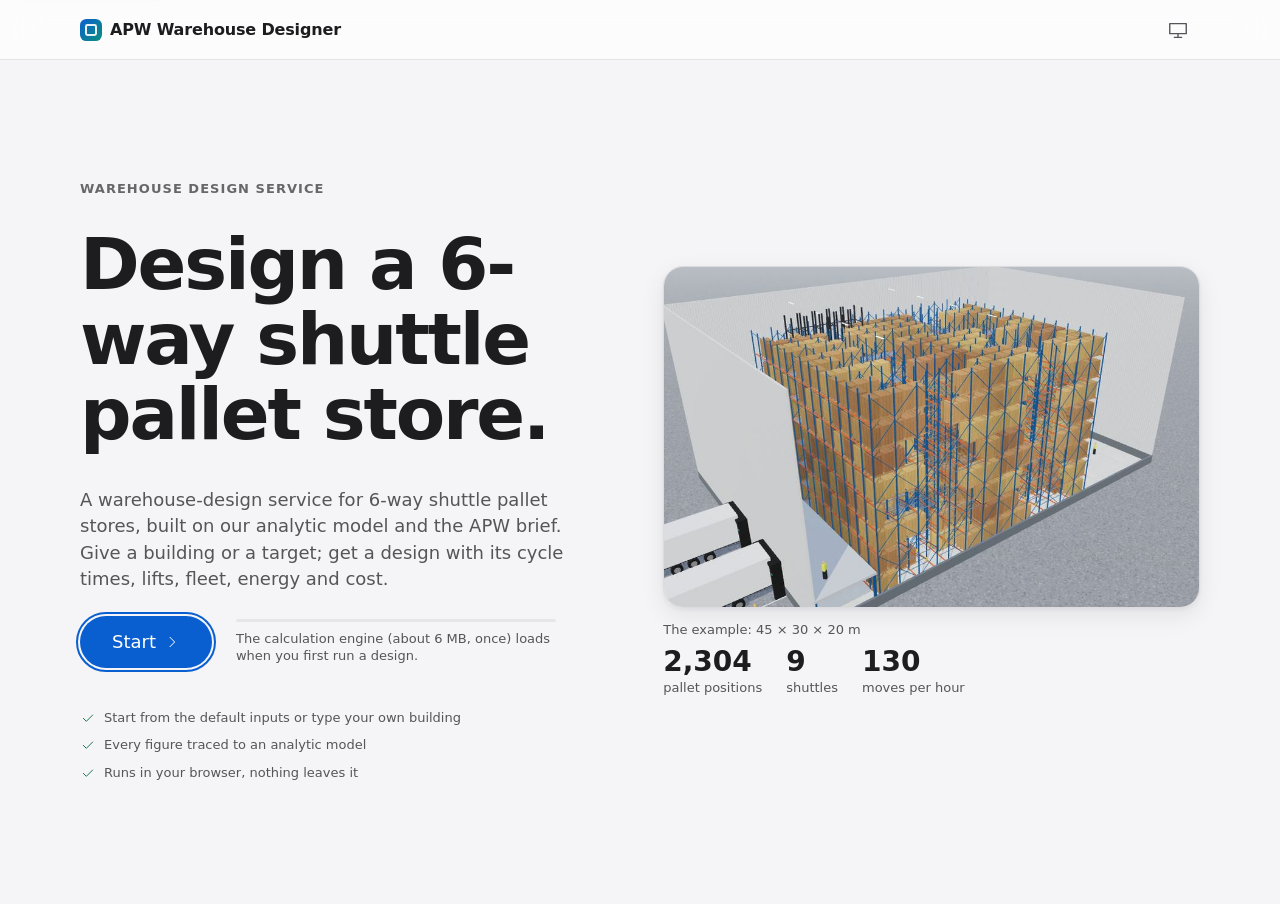
<file: index.html>
<!doctype html>
<html lang="en">
<head>
<!-- Hosted web variant of the APW demo. Generated by demo/build_site.py from the files in demo/; do not edit. -->
<meta charset="utf-8">
<meta name="viewport" content="width=device-width, initial-scale=1, viewport-fit=cover">
<meta name="referrer" content="no-referrer">
<meta http-equiv="Content-Security-Policy" content="default-src 'none'; script-src 'self' 'unsafe-inline' 'unsafe-eval' 'wasm-unsafe-eval'; worker-src 'self' blob:; connect-src 'self'; style-src 'self' 'unsafe-inline'; img-src 'self' data: blob:; font-src 'none'; object-src 'none'; base-uri 'none'; form-action 'none'">
<meta name="description" content="Design a 6-way shuttle pallet store: an analytic model of racks, lifts and shuttles that runs in your browser.">
<script>globalThis.APW_LAZY_MODEL = true;   /* the Python model loads on the first Run, see js/app.js */</script>
<meta name="color-scheme" content="light dark">
<title>APW Warehouse Designer</title>
<link rel="icon" href="data:,">
<script>
  /* theme before first paint (light / dark; absent = follow the system) */
  try { var t = localStorage.getItem('apw.theme'); if (t === 'light' || t === 'dark') document.documentElement.setAttribute('data-theme', t); } catch (e) {}
</script>
<!-- FIX (R21b, G11): the import map for three.js is written by js/scene/boot.js (jsDelivr, then unpkg); a static map could name one source only. -->
<link rel="stylesheet" href="design/tokens.css">
<link rel="stylesheet" href="css/base.css">
<link rel="stylesheet" href="css/screens.css">
<link rel="stylesheet" href="css/story.css">
<link rel="stylesheet" href="css/compare.css">
</head>
<body>
<a class="skip" href="#main">Skip to content</a>

<header class="topbar" id="topbar">
  <div class="topbar-in">
    <a class="brand" href="#/" id="brand" aria-label="APW Warehouse Designer, home">
      <span class="brand-mark" aria-hidden="true"></span><span class="brand-name">APW Warehouse Designer</span>
    </a>
    <div class="topbar-end">
      <button class="chip model-chip" id="model-chip" type="button" data-state="idle" aria-live="off"></button>
      <button class="icon-btn" id="theme-btn" type="button" aria-label="Theme: system. Switch theme"></button>
    </div>
  </div>
</header>

<main id="main" tabindex="-1"></main>

<div id="live" class="sr-only" role="status" aria-live="polite"></div>
<div id="toasts" class="toasts" aria-live="polite"></div>
<noscript><p style="padding:1rem">This demo needs JavaScript.</p></noscript>

<script type="module" src="js/app.js"></script>
</body>
</html>
</file>
<file: design/tokens.css>
/* APW demo platform: design tokens (B1). Contract for B2-B6.
   Themes: follows the OS (prefers-color-scheme) unless <html data-theme="light|dark"> is set.
   Contrast ratios are listed in style_guide.md section 11; do not change colours without re-checking them. */

:root {
  color-scheme: light dark;

  /* ---------- type ---------- */
  --font-sans: -apple-system, BlinkMacSystemFont, "SF Pro Text", "Segoe UI Variable Text", "Segoe UI", system-ui, Roboto, "Helvetica Neue", Arial, sans-serif;
  --font-display: -apple-system, BlinkMacSystemFont, "SF Pro Display", "Segoe UI Variable Display", "Segoe UI", system-ui, Roboto, "Helvetica Neue", Arial, sans-serif;
  --font-mono: ui-monospace, "SF Mono", "Cascadia Mono", Consolas, Menlo, monospace;

  /* size / leading / tracking sets (tracking tightens as size grows) */
  --fs-micro: 0.8125rem;   --fs-caption: 0.8125rem;   --lh-caption: 1.35;   /* FIX (R24 V1, A-type): was 0.75rem (12 px); nothing in the app is smaller than 13 px */  --ls-caption: 0.01em;
  --fs-footnote: 0.8125rem;--lh-footnote: 1.4;  --ls-footnote: 0.005em;
  --fs-body: 1rem;         --lh-body: 1.5;      --ls-body: 0;
  --fs-callout: 1.125rem;  --lh-callout: 1.45;  --ls-callout: -0.005em;
  --fs-title3: 1.375rem;   --lh-title3: 1.3;    --ls-title3: -0.012em;
  --fs-title2: 1.75rem;    --lh-title2: 1.2;    --ls-title2: -0.018em;
  --fs-title1: clamp(2rem, 1.4rem + 2.4vw, 2.75rem); --lh-title1: 1.1; --ls-title1: -0.022em;
  --fs-display: clamp(2.5rem, 1.5rem + 4.5vw, 4.5rem); --lh-display: 1.04; --ls-display: -0.03em;
  --fs-kpi: clamp(2rem, 1.6rem + 1.6vw, 2.75rem); /* tabular numerals */
  --fw-regular: 400; --fw-medium: 500; --fw-semibold: 600; --fw-bold: 700;

  /* ---------- spacing (4 px base, rem so text-size settings scale layout) ---------- */
  --sp-1: 0.25rem; --sp-2: 0.5rem; --sp-3: 0.75rem; --sp-4: 1rem; --sp-5: 1.5rem;
  --sp-6: 2rem;    --sp-7: 3rem;   --sp-8: 4.5rem;  --sp-9: 7rem;
  --gutter: 1rem;                       /* phone gutter, 16 px */
  --content-max: 72rem;
  --tap-min: 2.75rem;                   /* 44 px hit area */

  /* ---------- radii ---------- */
  --r-xs: 0.375rem; --r-sm: 0.625rem; --r-md: 0.875rem; --r-lg: 1.25rem; --r-xl: 1.75rem; --r-pill: 999px;

  /* ---------- motion ----------
     Critically damped spring sampled as linear(); duration = the spring's settle time.
     response 0.4 s -> 450 ms, response 0.28 s -> 310 ms. Bounce curve = damping 0.8, response 0.4 s, 600 ms. */
  --ease-spring: linear(0, 0.022, 0.076, 0.148, 0.229, 0.312, 0.392, 0.469, 0.539, 0.603, 0.659, 0.709, 0.753, 0.791, 0.824, 0.852, 0.876, 0.896, 0.913, 0.928, 0.94, 0.95, 0.958, 0.966, 0.972, 0.977, 0.981, 0.984, 0.987, 0.989, 0.991, 1);
  --ease-spring-bounce: linear(0, 0.039, 0.132, 0.252, 0.38, 0.503, 0.615, 0.711, 0.792, 0.856, 0.906, 0.944, 0.971, 0.99, 1.002, 1.01, 1.014, 1.015, 1.015, 1.014, 1.012, 1.01, 1.008, 1.006, 1.005, 1.004, 1.002, 1.002, 1.001, 1.001, 1, 1);
  --ease-out: cubic-bezier(0.2, 0, 0, 1);           /* entrances, decisive */
  --ease-in: cubic-bezier(0.3, 0, 1, 1);            /* exits */
  --ease-inout: cubic-bezier(0.4, 0, 0.2, 1);       /* on-screen moves, ambient */
  --dur-press: 120ms;      /* press feedback, hover */
  --dur-fast: 200ms;       /* toggles, icon swaps, fades */
  --dur-base: 310ms;       /* cards, list items, snappy spring */
  --dur-slow: 450ms;       /* screen change, default spring */
  --dur-bounce: 600ms;     /* momentum spring only */
  --dur-reveal: 800ms;     /* results reveal, hero */
  --stagger: 60ms;         /* step between siblings; cap total at 400 ms */

  /* ---------- z layers ---------- */
  --z-base: 0; --z-sticky: 10; --z-overlay: 20; --z-modal: 30; --z-toast: 40;
}

/* ================= LIGHT (default) =================
   Theme blocks use [data-theme] without :root so a nested container (e.g. the side-by-side board) can switch theme locally. */
:root,
[data-theme="light"] {
  --bg: #f5f5f7;
  --surface: #ffffff;                 /* cards */
  --surface-2: #f0f0f3;               /* fields, wells, inactive tracks */
  --surface-3: #e6e6ea;
  --text: #1d1d1f;
  --text-2: #55555a;
  --text-3: #66666b;                  /* smallest allowed secondary text colour; FIX (R21b, A9-14): was #6e6e73 (4.46:1 on surface-2, 4.07:1 on surface-3), now 5.02:1 / 4.59:1 */
  --line: rgba(0, 0, 0, 0.10);
  --line-strong: rgba(0, 0, 0, 0.22);

  --accent: #0a5fd0;
  --accent-hover: #0850b0;
  --accent-soft: rgba(10, 95, 208, 0.10);
  --on-accent: #ffffff;
  --focus-ring: #0a5fd0;

  --success: #16794a;   --success-soft: rgba(22, 121, 74, 0.10);
  --warning: #8a5300;   --warning-fill: #f3ad1e; --warning-soft: rgba(243, 173, 30, 0.18);
  --danger:  #c0282a;   --danger-soft: rgba(192, 40, 42, 0.10);
  --info: var(--accent);

  /* data-viz series (>= 3:1 on --surface); always add a direct label or marker shape */
  --viz-1: #2b6fd6;  /* blue   */
  --viz-2: #d4580a;  /* orange */
  --viz-3: #0b8f7d;  /* teal   */
  --viz-4: #7a56cf;  /* violet */
  --viz-5: #667788;  /* slate  */
  --viz-grid: rgba(0, 0, 0, 0.08);
  --viz-axis: #6e6e73;
  /* ABC classes (same hues in 3D overlays) */
  --abc-a: #c43d2f;  --abc-b: #b9791a;  --abc-c: #3f78a8;
  /* resource roles (R24 V1, Visual_plan 1.2): one meaning each, contrast checked by tools/contrast_check.py (graphics >= 3:1, text >= 4.5:1) */
  --role-in: #00805f;  --role-out: #0a5fd0;  --role-shuttle: #c76a00;  --role-lift: #7a4fc4;  --role-bind: #c8401a;  --role-structure: #667788;

  /* glass material */
  --glass: rgba(255, 255, 255, 0.72);
  --glass-strong: rgba(255, 255, 255, 0.86);
  --glass-edge: rgba(255, 255, 255, 0.65);        /* bright top edge */
  --glass-blur: saturate(180%) blur(20px);
  --scrim: rgba(20, 22, 26, 0.32);

  /* elevation (cool, low-opacity, layered) */
  --shadow-1: 0 1px 2px rgba(20, 24, 32, 0.06), 0 1px 1px rgba(20, 24, 32, 0.04);
  --shadow-2: 0 2px 4px rgba(20, 24, 32, 0.05), 0 8px 24px rgba(20, 24, 32, 0.08);
  --shadow-3: 0 4px 8px rgba(20, 24, 32, 0.06), 0 24px 56px rgba(20, 24, 32, 0.16);
  --inset-hi: inset 0 1px 0 rgba(255, 255, 255, 0.9);

  /* stage behind the 3D canvas before the first frame / on fallback */
  --stage-top: #cfd9e4; --stage-bottom: #e9ecef;
}

/* ================= DARK ================= */
/* The values are repeated in the [data-theme="dark"] block below so the OS setting and the manual switch give the same result. */
@media (prefers-color-scheme: dark) {
  :root:not([data-theme="light"]) {
    --bg: #0e1013;
    --surface: #1a1c20;
    --surface-2: #23262b;
    --surface-3: #2d3137;
    --text: #f5f5f7;
    --text-2: #a8a8ae;
    --text-3: #9a9aa0;
    --line: rgba(255, 255, 255, 0.10);
    --line-strong: rgba(255, 255, 255, 0.24);

    --accent: #5aa2ff;
    --accent-hover: #7ab4ff;
    --accent-soft: rgba(90, 162, 255, 0.16);
    --on-accent: #0e1013;
    --focus-ring: #7ab4ff;

    --success: #4cc38a;  --success-soft: rgba(76, 195, 138, 0.16);
    --warning: #f3ad1e;  --warning-fill: #f3ad1e; --warning-soft: rgba(243, 173, 30, 0.18);
    --danger:  #ff6b66;  --danger-soft: rgba(255, 107, 102, 0.16);

    --viz-1: #5aa2ff; --viz-2: #ff8a3d; --viz-3: #2cc7b0; --viz-4: #a58bff; --viz-5: #98a6b5;
    --viz-grid: rgba(255, 255, 255, 0.09);
    --viz-axis: #8e8e94;
    --abc-a: #ff6b5e; --abc-b: #f0b43c; --abc-c: #6fa8d8;
    --role-in: #3cc9a0;  --role-out: #6fa8ff;  --role-shuttle: #ffa83a;  --role-lift: #b69cff;  --role-bind: #ff7a52;  --role-structure: #9aa8b8;

    --glass: rgba(34, 37, 42, 0.68);
    --glass-strong: rgba(34, 37, 42, 0.86);
    --glass-edge: rgba(255, 255, 255, 0.14);
    --scrim: rgba(0, 0, 0, 0.55);

    --shadow-1: 0 1px 2px rgba(0, 0, 0, 0.5);
    --shadow-2: 0 2px 4px rgba(0, 0, 0, 0.35), 0 8px 24px rgba(0, 0, 0, 0.45);
    --shadow-3: 0 4px 8px rgba(0, 0, 0, 0.4), 0 24px 56px rgba(0, 0, 0, 0.6);
    --inset-hi: inset 0 1px 0 rgba(255, 255, 255, 0.07);

    --stage-top: #1b2430; --stage-bottom: #0e1013;
  }
}
[data-theme="dark"] {
  --bg: #0e1013;
  --surface: #1a1c20;
  --surface-2: #23262b;
  --surface-3: #2d3137;
  --text: #f5f5f7;
  --text-2: #a8a8ae;
  --text-3: #9a9aa0; /* FIX (R21b, A9-14): was #8e8e94, 4.01:1 on surface-3, now 4.67:1 (4.66 -> 5.42 on surface-2) */
  --line: rgba(255, 255, 255, 0.10);
  --line-strong: rgba(255, 255, 255, 0.24);

  --accent: #5aa2ff;
  --accent-hover: #7ab4ff;
  --accent-soft: rgba(90, 162, 255, 0.16);
  --on-accent: #0e1013;
  --focus-ring: #7ab4ff;

  --success: #4cc38a;  --success-soft: rgba(76, 195, 138, 0.16);
  --warning: #f3ad1e;  --warning-fill: #f3ad1e; --warning-soft: rgba(243, 173, 30, 0.18);
  --danger:  #ff6b66;  --danger-soft: rgba(255, 107, 102, 0.16);

  --viz-1: #5aa2ff; --viz-2: #ff8a3d; --viz-3: #2cc7b0; --viz-4: #a58bff; --viz-5: #98a6b5;
  --viz-grid: rgba(255, 255, 255, 0.09);
  --viz-axis: #8e8e94;
  --abc-a: #ff6b5e; --abc-b: #f0b43c; --abc-c: #6fa8d8;
  --role-in: #3cc9a0;  --role-out: #6fa8ff;  --role-shuttle: #ffa83a;  --role-lift: #b69cff;  --role-bind: #ff7a52;  --role-structure: #9aa8b8;

  --glass: rgba(34, 37, 42, 0.68);
  --glass-strong: rgba(34, 37, 42, 0.86);
  --glass-edge: rgba(255, 255, 255, 0.14);
  --scrim: rgba(0, 0, 0, 0.55);

  --shadow-1: 0 1px 2px rgba(0, 0, 0, 0.5);
  --shadow-2: 0 2px 4px rgba(0, 0, 0, 0.35), 0 8px 24px rgba(0, 0, 0, 0.45);
  --shadow-3: 0 4px 8px rgba(0, 0, 0, 0.4), 0 24px 56px rgba(0, 0, 0, 0.6);
  --inset-hi: inset 0 1px 0 rgba(255, 255, 255, 0.07);

  --stage-top: #1b2430; --stage-bottom: #0e1013;
}

/* ================= accessibility modes ================= */
@media (prefers-reduced-transparency: reduce) {
  :root, [data-theme] { --glass: var(--surface); --glass-strong: var(--surface); --glass-blur: none; }
}
@media (prefers-contrast: more) {
  :root, [data-theme] { --line: var(--line-strong); --text-2: var(--text); --text-3: var(--text-2); }
}
@media (prefers-reduced-motion: reduce) {
  :root, [data-theme] {
    --ease-spring: ease-out; --ease-spring-bounce: ease-out;
    --dur-press: 80ms; --dur-fast: 120ms; --dur-base: 160ms; --dur-slow: 200ms; --dur-bounce: 200ms; --dur-reveal: 240ms;
    --stagger: 0ms;
  }
}

/* ================= tiny base (components live in B2) ================= */
html { font-family: var(--font-sans); font-size: 100%; line-height: var(--lh-body); color: var(--text); background: var(--bg);
  -webkit-font-smoothing: antialiased; text-rendering: optimizeLegibility; font-optical-sizing: auto; }
body { margin: 0; }
:focus-visible { outline: 2px solid var(--focus-ring); outline-offset: 2px; border-radius: var(--r-xs); }
.num { font-variant-numeric: tabular-nums; font-feature-settings: "tnum"; }
</file>
<file: css/base.css>
/* APW demo: base components (B3). Lifted from design/board.html; tokens come from design/tokens.css. Plain CSS only, safe for the single-file build. */
*, *::before, *::after { box-sizing: border-box; }
html { scroll-padding-top: 4.5rem; }
body { margin: 0; min-height: 100vh; min-height: 100dvh; background: var(--bg); color: var(--text); font: var(--fw-regular) var(--fs-body)/var(--lh-body) var(--font-sans); overflow-x: hidden; }
html.theme-anim, html.theme-anim body, html.theme-anim .card, html.theme-anim .topbar { transition: background-color 300ms var(--ease-inout), color 300ms var(--ease-inout), border-color 300ms var(--ease-inout); }
[hidden] { display: none !important; }
h1, h2, h3, h4, p { margin: 0; }
button { font: inherit; color: inherit; }
a { color: var(--accent); }
.sr-only { position: absolute; width: 1px; height: 1px; margin: -1px; padding: 0; overflow: hidden; clip: rect(0 0 0 0); white-space: nowrap; border: 0; }
/* FIX (R13c): a hidden data table (display: table) ignores width and overflow and pushed the page 12 px wider than a 390 px phone (old cause: .sr-only on a <table>) */
table.sr-only { display: block; }
.skip { position: absolute; left: var(--sp-3); top: -4rem; z-index: var(--z-toast); background: var(--surface); color: var(--text); padding: var(--sp-2) var(--sp-4); border-radius: var(--r-sm); box-shadow: var(--shadow-2); transition: top var(--dur-fast) var(--ease-out); }
.skip:focus { top: var(--sp-3); }
small { font-size: max(0.83em, var(--fs-micro)); }   /* FIX (R24 V1): the browser default 83 % of a 13 px parent gave 10.8 px */
.cap { font-size: var(--fs-caption); line-height: var(--lh-caption); letter-spacing: var(--ls-caption); color: var(--text-3); }
.muted { color: var(--text-2); }
.num { font-variant-numeric: tabular-nums; font-feature-settings: "tnum"; }
.row { display: flex; flex-wrap: wrap; gap: var(--sp-3); align-items: center; }
svg.i { width: 1.375rem; height: 1.375rem; flex: none; fill: none; stroke: currentColor; stroke-width: 1.5; stroke-linecap: round; stroke-linejoin: round; }
svg.i.sm { width: 1rem; height: 1rem; }

/* top bar (glass, layer 3) */
.topbar { position: sticky; top: 0; z-index: var(--z-sticky); background: var(--glass); backdrop-filter: var(--glass-blur); -webkit-backdrop-filter: var(--glass-blur); box-shadow: inset 0 -1px 0 var(--line); }
.topbar-in { max-width: var(--content-max); margin: 0 auto; padding: var(--sp-2) var(--gutter); min-height: 3.5rem; display: flex; align-items: center; justify-content: space-between; gap: var(--sp-3); }
.brand { display: inline-flex; align-items: center; gap: var(--sp-2); color: var(--text); text-decoration: none; font: var(--fw-semibold) var(--fs-body)/1 var(--font-display); letter-spacing: -0.01em; min-height: var(--tap-min); border-radius: var(--r-sm); }
.brand-mark { width: 1.375rem; height: 1.375rem; border-radius: 0.4rem; background: linear-gradient(135deg, var(--accent), var(--viz-3)); position: relative; }
.brand-mark::after { content: ""; position: absolute; inset: 0.3rem; border: 2px solid var(--on-accent); border-radius: 0.15rem; opacity: 0.9; }
.topbar-end { display: flex; align-items: center; gap: var(--sp-2); min-width: 0; }
.icon-btn { width: var(--tap-min); height: var(--tap-min); display: inline-grid; place-items: center; border: 0; border-radius: var(--r-pill); background: transparent; color: var(--text-2); cursor: pointer; transition: background-color var(--dur-fast), transform var(--dur-press) ease-out; }
.icon-btn:hover { background: var(--surface-2); color: var(--text); }
.icon-btn:active { transform: scale(0.94); }
.model-chip { border: 0; cursor: default; max-width: 15rem; white-space: nowrap; overflow: hidden; text-overflow: ellipsis; }
.model-chip[data-state="error"] { cursor: pointer; }
.model-chip .dot { width: 0.5rem; height: 0.5rem; border-radius: 50%; background: currentColor; flex: none; }
.model-chip[data-state="loading"] .dot { animation: pulse 2s ease-in-out infinite; }
@keyframes pulse { 50% { opacity: 0.3; } }
@media (max-width: 30rem) { .brand-name { display: none; } .model-chip { max-width: 11rem; } }

/* buttons */
.btn { display: inline-flex; align-items: center; justify-content: center; gap: var(--sp-2); font: var(--fw-medium) var(--fs-body)/1 var(--font-sans); min-height: var(--tap-min); padding: 0 var(--sp-5); border-radius: var(--r-sm); border: 0; cursor: pointer; text-decoration: none;
  background: var(--surface-2); color: var(--text); transition: transform var(--dur-press) ease-out, background-color var(--dur-fast) var(--ease-inout), box-shadow var(--dur-fast), opacity var(--dur-fast); }
.btn:hover { background: var(--surface-3); }
.btn:active { transform: scale(0.97); }
.btn.primary { background: var(--accent); color: var(--on-accent); }
.btn.primary:hover { background: var(--accent-hover); }
.btn.ghost { background: transparent; color: var(--accent); padding: 0 var(--sp-3); }
.btn.ghost:hover { background: var(--accent-soft); }
.btn.pill { border-radius: var(--r-pill); }
.btn.lg { min-height: 3.25rem; padding: 0 var(--sp-6); font-size: var(--fs-callout); }
.btn[aria-disabled="true"], .btn:disabled { opacity: 0.45; cursor: not-allowed; }
.btn[aria-disabled="true"]:active { transform: none; }

.seg { display: inline-flex; flex-wrap: wrap; padding: 3px; gap: 2px; background: var(--surface-2); border-radius: var(--r-sm); max-width: 100%; }
.seg button { min-height: 2.5rem; padding: 0 var(--sp-4); border: 0; background: transparent; color: var(--text-2); font: var(--fw-medium) var(--fs-footnote)/1 var(--font-sans); border-radius: 0.5rem; cursor: pointer; transition: background-color var(--dur-fast), color var(--dur-fast), box-shadow var(--dur-fast), transform var(--dur-press) ease-out; }
.seg button:active { transform: scale(0.97); }
.seg button[aria-checked="true"], .seg button[aria-pressed="true"] { background: var(--surface); color: var(--text); box-shadow: var(--shadow-1); }
.seg.block { display: flex; }
.seg.block button { flex: 1 1 auto; }

.chip { display: inline-flex; align-items: center; gap: 0.375rem; font: var(--fw-medium) var(--fs-caption)/1 var(--font-sans); padding: 0.4rem 0.65rem; border-radius: var(--r-pill); background: var(--surface-2); color: var(--text-2); }
.chip.ok { background: var(--success-soft); color: var(--success); }
.chip.warn { background: var(--warning-soft); color: var(--warning); }
.chip.bad { background: var(--danger-soft); color: var(--danger); }
.chip.acc { background: var(--accent-soft); color: var(--accent); }
.tag-assume { display: inline-grid; place-items: center; width: 1.25rem; height: 1.25rem; margin-left: 0.4em; border-radius: 50%; border: 1px solid var(--text-3); color: var(--text-3); font: var(--fw-semibold) var(--fs-micro)/1 var(--font-sans); font-style: normal; vertical-align: 0.08em; cursor: help; }   /* R24 V1: round A badge (was an italic word); 13 px glyph in a 20 px circle */
.tag-assume:focus-visible { outline: 2px solid var(--accent); outline-offset: 2px; }

.sw-toggle { appearance: none; -webkit-appearance: none; flex: none; width: 3rem; height: 1.75rem; border-radius: var(--r-pill); background: var(--surface-3); position: relative; cursor: pointer; transition: background-color var(--dur-fast) var(--ease-inout); margin: 0; }
.sw-toggle::after { content: ""; position: absolute; top: 3px; left: 3px; width: 1.375rem; height: 1.375rem; border-radius: 50%; background: #fff; box-shadow: var(--shadow-1); transition: transform var(--dur-base) var(--ease-spring); }
.sw-toggle:checked { background: var(--accent); }
.sw-toggle:checked::after { transform: translateX(1.25rem); }
.switch-row { display: flex; align-items: center; gap: var(--sp-3); min-height: var(--tap-min); cursor: pointer; }

/* fields */
.fields { display: grid; gap: var(--sp-4); grid-template-columns: repeat(auto-fit, minmax(11rem, 1fr)); }
.field { min-width: 0; }
.field > label, .field > .lbl { display: block; font: var(--fw-medium) var(--fs-footnote)/1.3 var(--font-sans); margin-bottom: var(--sp-1); }
.inp { position: relative; }
.inp input, .sel { width: 100%; min-height: var(--tap-min); border-radius: var(--r-sm); border: 1px solid transparent; background: var(--surface-2); color: var(--text); font: var(--fw-regular) var(--fs-body)/1 var(--font-sans); padding: 0 var(--sp-3); font-variant-numeric: tabular-nums; transition: border-color var(--dur-fast), background-color var(--dur-fast); }
.inp input { padding-right: 4.25rem; }
.sel { appearance: none; -webkit-appearance: none; padding-right: 2rem; cursor: pointer; }
.sel-wrap { position: relative; }
.sel-wrap::after { content: ""; position: absolute; right: 0.9rem; top: 50%; width: 0.45rem; height: 0.45rem; border-right: 1.5px solid var(--text-3); border-bottom: 1.5px solid var(--text-3); transform: translateY(-70%) rotate(45deg); pointer-events: none; }
.inp input:hover, .sel:hover { border-color: var(--line-strong); }
.inp input:focus-visible, .sel:focus-visible { outline: 2px solid var(--focus-ring); outline-offset: 1px; background: var(--surface); }
.inp .u { position: absolute; right: var(--sp-3); top: 50%; transform: translateY(-50%); color: var(--text-3); font-size: var(--fs-footnote); pointer-events: none; max-width: 3.6rem; overflow: hidden; text-overflow: ellipsis; white-space: nowrap; }
.inp.err input { border-color: var(--danger); }
.msg { margin-top: var(--sp-1); font-size: var(--fs-caption); line-height: var(--lh-caption); color: var(--text-3); }
.msg.err { color: var(--danger); }
.chips-multi { display: flex; flex-wrap: wrap; gap: var(--sp-2); }
.chips-multi button { min-height: 2.5rem; padding: 0 var(--sp-4); border-radius: var(--r-pill); border: 1px solid var(--line-strong); background: transparent; color: var(--text-2); font: var(--fw-medium) var(--fs-footnote)/1 var(--font-sans); cursor: pointer; transition: background-color var(--dur-fast), color var(--dur-fast), transform var(--dur-press) ease-out; }
.chips-multi button[aria-pressed="true"] { background: var(--accent-soft); border-color: var(--accent); color: var(--accent); }
.chips-multi button:active { transform: scale(0.97); }

.card { background: var(--surface); border: 1px solid var(--line); border-radius: var(--r-lg); padding: var(--sp-4) var(--sp-5); box-shadow: var(--shadow-1); }
.reveal { display: grid; grid-template-rows: 0fr; transition: grid-template-rows var(--dur-slow) var(--ease-spring); }
.reveal.open { grid-template-rows: 1fr; }
.reveal > div { overflow: hidden; min-height: 0; }
.reveal:not(.open) > div { visibility: hidden; transition: visibility 0s var(--dur-slow); }

.toasts { position: fixed; left: 50%; bottom: var(--sp-5); transform: translateX(-50%); z-index: var(--z-toast); display: grid; gap: var(--sp-2); width: min(28rem, calc(100vw - 2 * var(--gutter))); pointer-events: none; }
.toast { background: var(--glass-strong); backdrop-filter: var(--glass-blur); -webkit-backdrop-filter: var(--glass-blur); box-shadow: var(--shadow-3), inset 0 1px 0 var(--glass-edge); border-radius: var(--r-md); padding: var(--sp-3) var(--sp-4); font-size: var(--fs-footnote); pointer-events: auto; animation: rise var(--dur-base) var(--ease-out) both; }
@keyframes rise { from { opacity: 0; transform: translateY(12px); } }

@media (prefers-reduced-motion: reduce) {
  .model-chip[data-state="loading"] .dot { animation: none; }
  .toast { animation: none; }
}
</file>
<file: css/screens.css>
/* APW demo: screens (B3). Tokens from design/tokens.css, components from base.css. Plain CSS only. */
.screen { max-width: var(--content-max); margin: 0 auto; padding: var(--sp-6) var(--gutter) var(--sp-8); position: relative; }
.eyebrow { display: inline-flex; align-items: center; gap: var(--sp-2); margin: 0; font: var(--fw-semibold) var(--fs-caption)/1 var(--font-sans); letter-spacing: 0.08em; text-transform: uppercase; color: var(--text-3); }
.screen h1 { font: var(--fw-semibold) var(--fs-title1)/var(--lh-title1) var(--font-display); letter-spacing: var(--ls-title1); margin: var(--sp-2) 0 var(--sp-3); outline: none; }
.screen h1.display { font-size: var(--fs-display); line-height: var(--lh-display); letter-spacing: var(--ls-display); max-width: 14ch; }
.lead { color: var(--text-2); font-size: var(--fs-callout); line-height: var(--lh-callout); letter-spacing: var(--ls-callout); max-width: 40rem; }
.callout { font-size: var(--fs-callout); line-height: var(--lh-callout); }
.sec-h { font: var(--fw-semibold) var(--fs-title3)/var(--lh-title3) var(--font-display); letter-spacing: var(--ls-title3); margin: 0 0 var(--sp-3); }

/* thin progress track */
.run-total { height: 4px; border-radius: 2px; background: var(--surface-3); overflow: hidden; }
.run-total > i { display: block; height: 100%; width: 100%; background: var(--accent); transform-origin: left; transform: scaleX(0); transition: transform var(--dur-slow) var(--ease-out); }
.run-total.slim { height: 3px; }

/* ---------- welcome ---------- */
.welcome { padding-top: var(--sp-8); min-height: calc(100dvh - 3.5rem); display: flex; flex-direction: column; justify-content: center; align-items: flex-start; gap: var(--sp-5); }
.w-glow { position: absolute; inset: 0 0 auto 0; height: 28rem; z-index: -1; pointer-events: none; background: radial-gradient(60% 60% at 70% 0%, var(--accent-soft), transparent 70%); animation: drift 8s ease-in-out infinite alternate; }
@keyframes drift { to { transform: translate3d(-4%, 3%, 0); } }
.w-promise { max-width: 36rem; color: var(--text-2); font-size: var(--fs-callout); line-height: var(--lh-callout); }
.w-cta { display: flex; flex-wrap: wrap; align-items: center; gap: var(--sp-5); }
.w-loadbox { display: grid; gap: var(--sp-2); max-width: 20rem; min-width: 14rem; }
.w-load { font-size: var(--fs-caption); line-height: var(--lh-caption); }
.w-facts { list-style: none; margin: var(--sp-4) 0 0; padding: 0; display: grid; gap: var(--sp-2); color: var(--text-2); font-size: var(--fs-footnote); }
.w-facts li { display: flex; align-items: center; gap: var(--sp-2); }
.w-facts svg { color: var(--success); }

/* ---------- choose ---------- */
.page-head { margin-bottom: var(--sp-6); }
.choices { display: grid; gap: var(--sp-4); grid-template-columns: 1fr; }
@media (min-width: 40rem) { .choices { grid-template-columns: 1fr 1fr; } }
.choice { text-align: left; font: inherit; color: inherit; background: var(--surface); border: 1px solid var(--line); border-radius: var(--r-lg); padding: var(--sp-5); cursor: pointer; box-shadow: var(--shadow-1);
  transition: transform var(--dur-base) var(--ease-spring), box-shadow var(--dur-base) var(--ease-inout), border-color var(--dur-fast); display: grid; gap: var(--sp-3); align-content: start; min-height: 14rem; }
.choice:hover { transform: translateY(-2px); box-shadow: var(--shadow-2); border-color: var(--line-strong); }
.choice:active { transform: scale(0.98); transition-duration: var(--dur-press); }
.choice .ic, .goal-card .ic { width: 2.5rem; height: 2.5rem; border-radius: var(--r-sm); display: grid; place-items: center; background: var(--accent-soft); color: var(--accent); }
.choice h2 { margin: 0; font: var(--fw-semibold) var(--fs-title3)/var(--lh-title3) var(--font-display); letter-spacing: var(--ls-title3); }
.choice p { margin: 0; color: var(--text-2); font-size: var(--fs-body); }
.choice .chips { gap: var(--sp-2); }
.choice-go { display: inline-flex; align-items: center; gap: var(--sp-1); color: var(--accent); font-weight: var(--fw-medium); font-size: var(--fs-footnote); margin-top: auto; }

/* ---------- wizard ---------- */
.wz-top { display: grid; gap: var(--sp-4); margin-bottom: var(--sp-5); }
.eyebrow.mode { color: var(--accent); }
.stepper { list-style: none; margin: 0; padding: 0; display: flex; align-items: center; gap: 0; }
.stepper-li { display: flex; align-items: center; flex: 0 1 auto; min-width: 0; }
.stepper-li:not(:last-child) { flex: 1 1 auto; }
.step { display: flex; align-items: center; gap: var(--sp-2); min-height: var(--tap-min); padding: 0 var(--sp-1); background: none; border: 0; cursor: pointer; font-size: var(--fs-footnote); color: var(--text-3); font-weight: var(--fw-medium); border-radius: var(--r-sm); }
.step .dot { width: 1.75rem; height: 1.75rem; border-radius: 50%; display: grid; place-items: center; background: var(--surface-3); color: var(--text-2); font-size: var(--fs-caption); transition: background-color var(--dur-fast), transform var(--dur-base) var(--ease-spring); }
.step.done { color: var(--text-2); }
.step.done .dot { background: var(--accent); color: var(--on-accent); }
.step.cur { color: var(--text); }
.step.cur .dot { background: var(--accent); color: var(--on-accent); transform: scale(1.08); box-shadow: 0 0 0 4px var(--accent-soft); }
.stepper .bar { flex: 1 1 0.75rem; min-width: 0.5rem; height: 2px; background: var(--line-strong); margin: 0 var(--sp-1); }
.stepper .bar.done { background: var(--accent); }
@media (max-width: 52rem) { .step .l { display: none; } .step.cur .l { display: inline; } }

.wz-grid { display: grid; gap: var(--sp-5); grid-template-columns: minmax(0, 1fr); align-items: start; }
@media (min-width: 60rem) { .wz-grid { grid-template-columns: minmax(0, 40rem) minmax(0, 1fr); gap: var(--sp-7); } .wz-aside { position: sticky; top: 5rem; } }
.panel-head { margin-bottom: var(--sp-5); }
.panel-head h1 { margin-bottom: var(--sp-2); }
.panel-head .lead { font-size: var(--fs-body); line-height: var(--lh-body); letter-spacing: 0; }
.wz-nav { display: flex; justify-content: space-between; gap: var(--sp-3); margin-top: var(--sp-6); }
.nav-msg { margin-top: var(--sp-3); }
@media (max-width: 40rem) {
  .wz-nav { position: sticky; bottom: 0; margin: var(--sp-5) calc(-1 * var(--gutter)) 0; padding: var(--sp-3) var(--gutter) calc(var(--sp-3) + env(safe-area-inset-bottom)); background: var(--glass); backdrop-filter: var(--glass-blur); -webkit-backdrop-filter: var(--glass-blur); box-shadow: inset 0 1px 0 var(--line); z-index: var(--z-sticky); }
  .wz-nav .btn { flex: 1; }
}
.aside { background: var(--surface); border: 1px solid var(--line); border-radius: var(--r-lg); padding: var(--sp-4) var(--sp-5); font-size: var(--fs-footnote); }
.aside summary { display: flex; align-items: center; gap: var(--sp-2); font-weight: var(--fw-semibold); cursor: pointer; min-height: 2rem; list-style: none; }
.aside summary::-webkit-details-marker { display: none; }
.aside dl { margin: var(--sp-3) 0; display: grid; gap: var(--sp-2); }
.kv { display: flex; justify-content: space-between; gap: var(--sp-4); align-items: baseline; }
.kv dt { color: var(--text-2); }
.kv dd { margin: 0; text-align: right; font-weight: var(--fw-medium); }
.aside .kv { flex-direction: column; gap: 0; align-items: flex-start; }
.aside .kv dd { text-align: left; }

.opt { display: grid; gap: var(--sp-3); }
.opt-hint { font-size: var(--fs-footnote); }
.opt-inner { padding-top: var(--sp-3); display: grid; gap: var(--sp-4); }
.fields.one { grid-template-columns: minmax(0, 20rem); }
.more { margin-top: var(--sp-4); }
.more summary { cursor: pointer; min-height: var(--tap-min); display: flex; align-items: center; color: var(--accent); font-weight: var(--fw-medium); font-size: var(--fs-footnote); }
.more .fields { margin-top: var(--sp-3); }
.dock-limit { margin-top: var(--sp-4); }
.dock-fields { display: grid; gap: var(--sp-4); margin-top: var(--sp-4); }
@media (min-width: 40rem) { .dock-fields { grid-template-columns: 1fr 1fr; } }
.dock-fields .fields { grid-template-columns: 1fr; align-content: start; }

/* plan */
.plan { display: grid; gap: var(--sp-3); }
.plan-card { margin-top: var(--sp-5); background: var(--surface); border: 1px solid var(--line); border-radius: var(--r-lg); padding: var(--sp-3); }
.plan-top { justify-content: space-between; }
.plan-svg { width: 100%; max-height: 17rem; display: block; background: var(--surface-2); border-radius: var(--r-md); touch-action: none; cursor: crosshair; outline-offset: 2px; user-select: none; }
.plan-card .plan-svg { background: transparent; cursor: default; max-height: 12rem; }
.plan-bld { fill: var(--surface); stroke: var(--line-strong); stroke-width: 1.5; }
.plan-card .plan-bld { fill: var(--accent-soft); stroke: var(--accent); }
.plan-wall { stroke: var(--accent); stroke-width: 5; stroke-linecap: round; opacity: 0.22; }
.plan-wl { font: 600 11px var(--font-sans); fill: var(--text-3); }
.plan-dim { font: 500 11px var(--font-sans); fill: var(--text-2); font-variant-numeric: tabular-nums; }
.plan-area { font: 600 14px var(--font-sans); fill: var(--accent); font-variant-numeric: tabular-nums; }
.plan-dock rect { stroke: var(--surface); stroke-width: 2; transition: transform var(--dur-base) var(--ease-spring); }
.plan-dock.in rect { fill: var(--accent); } .plan-dock.out rect { fill: #b8470a; }
.plan-dock text { font: 700 11px var(--font-sans); fill: #fff; }
:root:not([data-theme="light"]) .plan-dock.in text { fill: var(--on-accent); }
.plan-dock.on rect { stroke: var(--text); stroke-width: 2; }
.plan-info { font-size: var(--fs-caption); color: var(--text-3); }

/* goal */
.goal { display: grid; gap: var(--sp-5); }
.goal-cards { display: grid; gap: var(--sp-3); }
@media (min-width: 40rem) { .goal-cards { grid-template-columns: 1fr 1fr; } }
.goal-card { text-align: left; display: grid; gap: var(--sp-2); align-content: start; font: inherit; color: inherit; background: var(--surface); border: 1px solid var(--line); border-radius: var(--r-lg); padding: var(--sp-4); cursor: pointer; box-shadow: var(--shadow-1); transition: transform var(--dur-press) ease-out, box-shadow var(--dur-fast), border-color var(--dur-fast); }
.goal-card:active { transform: scale(0.98); }
.goal-card[aria-checked="true"] { border-color: var(--accent); box-shadow: 0 0 0 1px var(--accent), var(--shadow-2); }
.goal-card span.muted { font-size: var(--fs-footnote); }
.goal-value { display: grid; gap: var(--sp-3); justify-items: start; }

/* review */
.review { margin: 0; display: grid; }
.rev-row { display: grid; grid-template-columns: 6.5rem minmax(0, 1fr) auto; gap: var(--sp-3); align-items: center; padding: var(--sp-2) 0; border-bottom: 1px solid var(--line); }
.rev-row:last-child { border-bottom: 0; }
.rev-row dt { font-weight: var(--fw-semibold); font-size: var(--fs-footnote); }
.rev-row dd { margin: 0; font-size: var(--fs-footnote); color: var(--text); overflow-wrap: anywhere; }
@media (max-width: 36rem) { .rev-row { grid-template-columns: 1fr auto; } .rev-row dd { grid-column: 1 / -1; grid-row: 2; } }
.review-note { margin-top: var(--sp-3); }

/* ---------- run ---------- */
.run { max-width: 44rem; }
.run-head { margin-bottom: var(--sp-5); }
.run-pctline { display: grid; gap: var(--sp-3); margin-top: var(--sp-4); }
.run-pctwrap { font: var(--fw-semibold) var(--fs-kpi)/1 var(--font-display); letter-spacing: -0.02em; font-variant-numeric: tabular-nums; }
.run-pctwrap .pc { font-size: 0.5em; color: var(--text-2); margin-left: 0.1em; }
.run-status { margin-top: var(--sp-2); font-size: var(--fs-footnote); }
.run-loadwrap { margin-bottom: var(--sp-4); display: grid; gap: var(--sp-2); font-size: var(--fs-footnote); }
.run-load { margin: 0; }
.prog { list-style: none; margin: 0; padding: 0; display: grid; gap: 2px; }
.prog li { display: grid; grid-template-columns: 1.375rem 1.5rem minmax(0, 1fr) auto; align-items: center; gap: var(--sp-3); padding: var(--sp-2) var(--sp-3); border-radius: var(--r-sm); color: var(--text-3); transition: background-color var(--dur-base), color var(--dur-base), box-shadow var(--dur-base); }
.prog .m { width: 1.125rem; height: 1.125rem; border-radius: 50%; border: 1.5px solid var(--line-strong); display: grid; place-items: center; color: var(--on-accent); }
.prog .m svg { width: 0.75rem; height: 0.75rem; stroke-width: 2.5; opacity: 0; }
.prog .ic { color: inherit; display: grid; place-items: center; }
.prog .t { display: grid; min-width: 0; }
.prog .t b { font-weight: var(--fw-medium); font-size: var(--fs-body); }
.prog .t small { font-size: var(--fs-caption); line-height: var(--lh-caption); color: var(--text-3); display: none; }
.prog li.act .t small { display: block; }
.prog .v { font-variant-numeric: tabular-nums; color: var(--text-2); font-size: var(--fs-footnote); text-align: right; opacity: 0; transition: opacity var(--dur-fast) 100ms; }
.prog .v small { color: var(--text-3); font-size: var(--fs-caption); }
.prog li.done { color: var(--text-2); }
.prog li.done .v { opacity: 1; }
.prog li.done .m { border: 0; background: var(--accent); }
.prog li.done .m svg { opacity: 1; stroke-dasharray: 20; stroke-dashoffset: 20; animation: draw var(--dur-base) var(--ease-out) forwards; }
.prog li.act { background: var(--surface); color: var(--text); box-shadow: var(--shadow-1); }
.prog li.act .m { border-color: var(--accent); animation: ring 2s ease-in-out infinite; }
.prog .pb { grid-column: 3 / 5; height: 3px; border-radius: 2px; background: var(--surface-3); overflow: hidden; display: none; }
.prog li.act .pb { display: block; }
.prog .pb i { display: block; height: 100%; background: var(--accent); transform-origin: left; transform: scaleX(0); }
@keyframes draw { to { stroke-dashoffset: 0; } }
@keyframes ring { 50% { box-shadow: 0 0 0 5px var(--accent-soft); } }
@media (max-width: 36rem) { .prog li { grid-template-columns: 1.375rem minmax(0, 1fr) auto; } .prog .ic { display: none; } .prog .pb { grid-column: 2 / 4; } .prog .v small { display: none; } }
.run-actions { margin-top: var(--sp-5); }
.run-error { margin-top: var(--sp-4); display: grid; gap: var(--sp-3); border-color: var(--danger); }
.run-error-t { display: flex; align-items: center; gap: var(--sp-2); margin: 0; font-weight: var(--fw-semibold); color: var(--danger); }
.run-error ul { margin: 0; padding-left: 1.2rem; font-size: var(--fs-footnote); color: var(--text-2); }

/* ---------- results ---------- */
.results { display: block; }
.res-main { display: grid; gap: var(--sp-5); }
.res-head { display: flex; flex-wrap: wrap; justify-content: space-between; gap: var(--sp-4); align-items: flex-end; }
.res-head h1 { margin-bottom: var(--sp-2); }
.res-sum { color: var(--text-2); max-width: 44rem; }
.res-actions { display: flex; flex-wrap: wrap; gap: var(--sp-2); }
.res-chips { gap: var(--sp-2); }
.res-warn ul { margin: var(--sp-2) 0 0; padding-left: 1.2rem; font-size: var(--fs-footnote); color: var(--text-2); display: grid; gap: var(--sp-1); }
.res-warn p { margin: var(--sp-2) 0 0; font-size: var(--fs-footnote); color: var(--text-2); }   /* FIX (R21b, A7-11): the unknown-input-keys warning is a paragraph */
.res-warn summary { cursor: pointer; display: flex; align-items: center; gap: var(--sp-2); font-weight: var(--fw-medium); font-size: var(--fs-footnote); color: var(--warning); min-height: 2rem; }
.kpis { display: grid; gap: var(--sp-3); grid-template-columns: repeat(auto-fit, minmax(10.5rem, 1fr)); }
.kpi .l { font-size: var(--fs-footnote); color: var(--text-2); }
/* FIX (R9a): unit wrapped under the number ("5,184 / positions"), tiles looked misaligned; now one line */
.kpi .nn { display: flex; flex-wrap: nowrap; white-space: nowrap; align-items: baseline; font: var(--fw-semibold) clamp(1.6rem, 1.2rem + 1vw, 2.1rem)/1 var(--font-display); letter-spacing: -0.02em; margin: var(--sp-2) 0 0; }
.kpi .nn small { font-size: max(0.4em, var(--fs-micro)); font-weight: var(--fw-medium); color: var(--text-2); letter-spacing: 0; margin-left: 0.35em; }
.slots { display: grid; gap: var(--sp-4); grid-template-columns: minmax(0, 1fr); }
@media (min-width: 60rem) { .slots { grid-template-columns: minmax(0, 2fr) minmax(0, 1fr); } }
.slot-stage { position: relative; min-height: 17rem; height: 100%; border-radius: var(--r-xl); overflow: hidden; background: linear-gradient(180deg, var(--stage-top), var(--stage-bottom)); border: 1px solid var(--line); display: grid; place-items: center; padding: var(--sp-5) var(--sp-5) 5.5rem; }
.scene-plan { width: 100%; max-height: 20rem; }
.sp-bld { fill: none; stroke: var(--line-strong); stroke-width: 0.35; }
.sp-rack { fill: #1f5a96; opacity: 0.85; } .sp-aisle { fill: var(--surface); opacity: 0.55; } .sp-ch { fill: var(--surface); opacity: 0.35; }
.sp-lift { fill: #f3ad1e; stroke: #2b2d2f; stroke-width: 0.2; } .sp-lift.spare { fill: none; stroke: #f3ad1e; stroke-width: 0.35; }
.sp-dock { fill: #e4580c; }
.glass-note { position: absolute; left: var(--sp-4); right: var(--sp-4); bottom: var(--sp-4); padding: var(--sp-3) var(--sp-4); display: flex; flex-wrap: wrap; justify-content: space-between; gap: var(--sp-2); background: var(--glass); backdrop-filter: var(--glass-blur); -webkit-backdrop-filter: var(--glass-blur); border-radius: var(--r-md); box-shadow: var(--shadow-2), inset 0 1px 0 var(--glass-edge); font-size: var(--fs-footnote); }
.slot-card { height: 100%; display: flex; gap: var(--sp-4); align-items: flex-start; align-content: start; border-style: dashed; color: var(--text-2); }
.slot-card p { margin: var(--sp-1) 0 0; font-size: var(--fs-footnote); }
.alts { display: grid; gap: var(--sp-3); grid-template-columns: repeat(auto-fill, minmax(13rem, 1fr)); margin-top: var(--sp-3); }
.alt { text-align: left; display: grid; gap: var(--sp-1); align-content: start; font: inherit; color: inherit; background: var(--surface); border: 1px solid var(--line); border-radius: var(--r-lg); padding: var(--sp-4); cursor: pointer; box-shadow: var(--shadow-1); transition: transform var(--dur-base) var(--ease-spring), box-shadow var(--dur-base), border-color var(--dur-fast); }
.alt:hover { transform: translateY(-2px); box-shadow: var(--shadow-2); }
.alt:active { transform: scale(0.98); transition-duration: var(--dur-press); }
.alt[aria-checked="true"] { border-color: var(--accent); box-shadow: 0 0 0 1px var(--accent), var(--shadow-2); }
.alt-top { display: flex; justify-content: space-between; align-items: center; gap: var(--sp-2); }
.alt-name { font-weight: var(--fw-medium); font-size: var(--fs-footnote); }
.alt-why { font-size: var(--fs-caption); line-height: var(--lh-caption); margin-bottom: var(--sp-2); }
.alt-nums { font-size: var(--fs-footnote); }
.groups { display: grid; gap: var(--sp-4); grid-template-columns: repeat(auto-fill, minmax(min(100%, 22rem), 1fr)); align-items: start; margin-bottom: var(--sp-3); }
.group-h { display: flex; align-items: center; gap: var(--sp-3); margin-bottom: var(--sp-3); }
.group-h .ic { width: 2rem; height: 2rem; border-radius: var(--r-sm); display: grid; place-items: center; background: var(--accent-soft); color: var(--accent); }
.group-h h3 { margin: 0; flex: 1; font: var(--fw-semibold) var(--fs-callout)/1.2 var(--font-display); letter-spacing: var(--ls-callout); }
.kvs { margin: 0; display: grid; gap: var(--sp-2); }
.kvs .kv { font-size: var(--fs-footnote); padding-bottom: var(--sp-2); border-bottom: 1px solid var(--line); }
.kvs .kv dd .u { color: var(--text-3); font-weight: var(--fw-regular); }
.reveal .kvs { padding-top: var(--sp-2); }
.more-btn { margin-top: var(--sp-2); min-height: 2.25rem; padding: 0 var(--sp-2); font-size: var(--fs-footnote); }
.more-btn svg { transition: transform var(--dur-base) var(--ease-spring); }
.more-btn[aria-expanded="true"] svg { transform: rotate(180deg); }
.group-note { margin-top: var(--sp-2); }

@media (prefers-reduced-motion: reduce) {
  .w-glow, .prog li.act .m { animation: none; }
  .prog li.done .m svg { animation: none; stroke-dashoffset: 0; }
  .run-total > i { transition: none; }
}

/* phone: seven steps must fit in 343 px */
@media (max-width: 36rem) {
  .step { padding: 0; gap: var(--sp-1); }
  .step .dot { width: 1.625rem; height: 1.625rem; }
  .stepper .bar { margin: 0 2px; min-width: 0.25rem; flex-basis: 0.25rem; }
  .step.cur .l { max-width: 4.5rem; overflow: hidden; text-overflow: ellipsis; white-space: nowrap; }
}

/* ---- 3D scene (B4). Glass layers over the canvas follow style_guide section 6. */
.slots { grid-template-columns: minmax(0, 1fr); }
.slot-scene .slot-stage.sc-stage { display: block; padding: 0; height: clamp(28rem, 72vh, 48rem); min-height: 0; background: var(--stage-top); }
.sc-canvas { position: absolute; inset: 0; width: 100%; height: 100%; display: block; touch-action: none; cursor: grab; border-radius: inherit; }
.sc-canvas:active { cursor: grabbing; }
.sc-canvas:focus-visible { outline: 2px solid var(--focus-ring); outline-offset: -3px; }
.sc-glass { background: var(--glass); backdrop-filter: var(--glass-blur); -webkit-backdrop-filter: var(--glass-blur); box-shadow: var(--shadow-2), inset 0 1px 0 var(--glass-edge); }
.sc-hud { position: absolute; left: var(--sp-3); top: var(--sp-3); z-index: var(--z-base); padding: var(--sp-2) var(--sp-3); border-radius: var(--r-md); font-size: var(--fs-caption); line-height: 1.35; display: grid; gap: 0.15rem; min-width: 15rem; max-width: calc(100% - 4.5rem); pointer-events: none; color: var(--text); }
/* R13b: styles the scene creates inline are moved here; the scene agent drops its Object.assign(style) calls and uses these classes */
.sc-tip { position: absolute; z-index: 6; pointer-events: none; max-width: 19rem; padding: 0.55rem 0.7rem; font-size: var(--fs-micro); line-height: 1.35; border-radius: 0.75rem; }
/* FIX (R13c): bottom 5.6rem covered the view buttons when the dock wraps to two rows (stage narrower than about 45 rem; old cause: the dock height was assumed to be one row) */
.sc-tiers { position: absolute; left: 0.9rem; bottom: 8.6rem; z-index: 5; max-width: 22rem; padding: 0.6rem 0.75rem; font-size: var(--fs-micro); line-height: 1.35; border-radius: 0.75rem; pointer-events: none; }
.sc-tiers .sc-lim, .sc-tip .sc-kv { display: flex; justify-content: space-between; gap: 0.8rem; }
.sc-tiers .sc-lim { opacity: 0.8; }
.sc-tiers .sc-lim.is-bind { font-weight: 700; opacity: 1; }
.sc-tip .sc-kv > :first-child { opacity: 0.7; }
.sc-tip .sc-kv > :last-child { text-align: right; }
.sc-tiers .sc-lims { margin: 0.25rem 0; }
.sc-tip .sc-note, .sc-tiers .sc-note { opacity: 0.6; font-size: var(--fs-micro); margin-top: 0.25rem; }
.sc-xfer .sc-xfer-n { font-variant-numeric: tabular-nums; }
@media (max-width: 640px) { .sc-tiers { left: 0.5rem; right: 0.5rem; bottom: 9.6rem; max-width: none; }
  /* FIX (R13c): on a phone the full card covered the building; only the binding limit and the next-tier line stay (old cause: one layout for all widths) */
  .sc-tiers .sc-lims .sc-lim:not(.is-bind), .sc-tiers .sc-note { display: none; } }
.sc-hud-row { display: flex; align-items: baseline; gap: var(--sp-2); }
.sc-k { color: var(--text-2); min-width: 5.6rem; }
.sc-hud .num { font-weight: var(--fw-semibold); font-size: var(--fs-footnote); }
.sc-tag { color: var(--text-3); font-size: var(--fs-micro); margin-left: auto; white-space: nowrap; }
.sc-model .num { font-weight: var(--fw-medium); color: var(--text-2); }
.sc-hud .chip { padding: 0.2rem 0.5rem; margin-left: auto; }
.sc-full { position: absolute; right: var(--sp-3); top: var(--sp-3); z-index: var(--z-base); width: var(--tap-min); height: var(--tap-min); border-radius: var(--r-md); border: 0; display: grid; place-items: center; cursor: pointer; color: var(--text); }
.sc-dock { position: absolute; left: 50%; bottom: var(--sp-3); transform: translateX(-50%); z-index: var(--z-base); width: max-content; max-width: calc(100% - 2 * var(--sp-3)); display: flex; flex-wrap: wrap; justify-content: center; gap: var(--sp-2) var(--sp-3); padding: var(--sp-2) var(--sp-3); border-radius: var(--r-lg); }
.sc-grp { display: flex; align-items: center; gap: var(--sp-2); }
.sc-dock .seg { background: color-mix(in srgb, var(--surface-2) 70%, transparent); }
.sc-dock .seg button { min-height: 2.25rem; padding: 0 var(--sp-3); }
.sc-play { min-height: 2.25rem; padding: 0 var(--sp-3); }
.sc-more { display: inline-flex; cursor: pointer; border: 0; min-height: 2.75rem; padding: 0 var(--sp-3); }
.sc-abc { cursor: pointer; border: 0; min-height: 2.25rem; padding: 0 var(--sp-3); }
.sc-abc[aria-pressed="true"] { background: var(--accent); color: var(--on-accent); }
.sc-follow { position: absolute; top: var(--sp-3); left: 50%; transform: translateX(-50%); z-index: var(--z-base); display: flex; align-items: center; gap: var(--sp-2); padding: var(--sp-1) var(--sp-1) var(--sp-1) var(--sp-4); border-radius: var(--r-pill); font-size: var(--fs-footnote); font-weight: var(--fw-medium); }
.sc-follow[hidden] { display: none; }
.sc-x { border: 0; background: transparent; color: var(--text-2); width: 2rem; height: 2rem; border-radius: 50%; display: grid; place-items: center; cursor: pointer; }
.sc-x:hover { background: var(--surface-2); }
.sc-fade { position: absolute; inset: 0; background: #000; opacity: 0; pointer-events: none; z-index: var(--z-sticky); }
.sc-text { position: absolute; left: 50%; bottom: 7rem; transform: translateX(-50%) translateY(8px); opacity: 0; z-index: var(--z-sticky); font: var(--fw-semibold) clamp(1.1rem, 0.8rem + 1.4vw, 1.9rem)/1.15 var(--font-display); letter-spacing: -0.015em; color: #fff; text-shadow: 0 2px 18px rgba(0, 0, 0, 0.55); text-align: center; pointer-events: none; transition: opacity var(--dur-slow) var(--ease-out), transform var(--dur-slow) var(--ease-out); width: max-content; max-width: calc(100% - 2rem); }
.sc-text.on { opacity: 1; transform: translateX(-50%); }
.sc-hint { position: absolute; left: 50%; bottom: 6.5rem; transform: translateX(-50%); z-index: var(--z-base); font-size: var(--fs-caption); color: #fff; background: rgba(0, 0, 0, 0.45); padding: 0.35rem 0.8rem; border-radius: var(--r-pill); pointer-events: none; transition: opacity var(--dur-slow); width: max-content; max-width: calc(100% - 2rem); text-align: center; }
.sc-hint.off { opacity: 0; }
.sc-empty { display: grid; gap: var(--sp-1); place-content: center; text-align: center; height: 100%; color: var(--text-2); padding: var(--sp-5); }
.slot-scene .slot-stage.is-full { position: fixed; inset: 0; height: auto; z-index: var(--z-modal); border-radius: 0; border: 0; }
html.sc-lock { overflow: hidden; }
@media (max-width: 40rem) {
  .slot-scene .slot-stage.sc-stage { height: clamp(26rem, 78vh, 40rem); }
  .sc-hud { min-width: 0; right: 4rem; }
  .sc-hud .sc-model, .sc-hud-row:nth-child(5) { display: none; }
  .sc-tag { display: none; }
  .sc-dock { gap: var(--sp-1) var(--sp-2); padding: var(--sp-2); }
  .sc-dock .seg button { min-height: 2.75rem; padding: 0 var(--sp-2); }
  .sc-more { display: inline-flex; }
  .sc-dock:not(.open) .sc-grp-more { display: none; }
  .sc-hint { bottom: 5.5rem; }
  .sc-text { bottom: 6rem; }
}
@media (prefers-reduced-motion: reduce) { .sc-text, .sc-hint { transition: opacity var(--dur-fast); transform: translateX(-50%); } }

/* ---------- R9b: design analysis tabs, tables, shape editor ---------- */
.an { display: grid; gap: var(--sp-4); }
.an-h h2 { margin: 0 0 var(--sp-1); }
.an-tabs { display: flex; gap: var(--sp-1); overflow-x: auto; scrollbar-width: thin; padding-bottom: var(--sp-1); border-bottom: 1px solid var(--line); -webkit-overflow-scrolling: touch; }
.an-tab { flex: 0 0 auto; font: inherit; font-size: var(--fs-footnote); font-weight: var(--fw-medium); color: var(--text-2); background: transparent; border: 0; border-radius: var(--r-md) var(--r-md) 0 0; padding: var(--sp-2) var(--sp-3); min-height: 2.75rem; cursor: pointer; border-bottom: 2px solid transparent; transition: color var(--dur-fast), background var(--dur-fast); }
.an-tab:hover { background: var(--surface-2); color: var(--text); }
.an-tab:active { transform: scale(0.97); transition-duration: var(--dur-press); }
.an-tab[aria-selected="true"] { color: var(--accent); border-bottom-color: var(--accent); }
.an-tab:focus-visible { outline: 2px solid var(--accent); outline-offset: -2px; }
.an-panel { display: grid; gap: var(--sp-4); outline: none; min-width: 0; }
.an-stack { display: grid; gap: var(--sp-4); min-width: 0; }
.an-grid { display: grid; gap: var(--sp-4); grid-template-columns: repeat(auto-fit, minmax(min(100%, 20rem), 1fr)); align-items: start; }
.an-two { display: grid; gap: var(--sp-4); grid-template-columns: repeat(auto-fit, minmax(min(100%, 16rem), 1fr)); }
.an-card { display: grid; gap: var(--sp-3); box-shadow: none; background: var(--surface); min-width: 0; }
.an-card h3 { margin: 0; font-size: var(--fs-body); }
.an-card h4 { margin: 0 0 var(--sp-2); font-size: var(--fs-footnote); }
.an-chips { gap: var(--sp-2); flex-wrap: wrap; }
.an-why { margin: 0; font-size: var(--fs-footnote); color: var(--text-2); max-width: 48rem; line-height: var(--lh-footnote, 1.45); }
.an-why strong { color: var(--text); font-weight: var(--fw-medium); }
.an-note { margin: 0; max-width: 48rem; }
.an-steps { margin: 0; padding-left: 1.2rem; display: grid; gap: var(--sp-1); font-size: var(--fs-footnote); }
.an-steps li { padding-left: var(--sp-1); }
.an-steps small { color: var(--text-3); margin-left: var(--sp-2); }
.an-busy { display: flex; align-items: center; gap: var(--sp-2); color: var(--text-2); font-size: var(--fs-footnote); padding: var(--sp-3) 0; }
.an-busy .dot { width: 0.6rem; height: 0.6rem; border-radius: 50%; background: var(--accent); animation: an-pulse 1.1s ease-in-out infinite; }
@keyframes an-pulse { 50% { opacity: 0.25; transform: scale(0.8); } }
.an-err { display: flex; gap: var(--sp-2); align-items: flex-start; border-color: var(--warning); color: var(--text-2); font-size: var(--fs-footnote); }
.an-seg { flex-wrap: wrap; height: auto; }
.an-seg button { display: inline-flex; gap: var(--sp-2); align-items: center; }
.tbl-wrap { overflow-x: auto; border: 1px solid var(--line); border-radius: var(--r-md); -webkit-overflow-scrolling: touch; }
.tbl { border-collapse: collapse; width: 100%; font-size: var(--fs-footnote); min-width: 28rem; }
.tbl th, .tbl td { padding: var(--sp-2) var(--sp-3); text-align: left; border-bottom: 1px solid var(--line); vertical-align: top; }
.tbl thead th { font-weight: var(--fw-medium); color: var(--text-2); background: var(--surface-2); white-space: nowrap; }
.tbl tbody th { font-weight: var(--fw-medium); color: var(--text); }
.tbl .num { text-align: right; font-variant-numeric: tabular-nums; white-space: nowrap; }
.tbl tbody tr:last-child > * { border-bottom: 0; }
.tbl tr.is-best > * { background: color-mix(in srgb, var(--accent) 9%, transparent); }
.res-max { display: flex; flex-wrap: wrap; align-items: center; gap: var(--sp-3); font-size: var(--fs-footnote); }
.shape-body { display: grid; gap: var(--sp-4); grid-template-columns: minmax(0, 1fr); align-items: start; margin-top: var(--sp-3); }
@media (min-width: 48rem) { .shape-body:has(.shape-svg) { grid-template-columns: minmax(0, 1fr) 14rem; } }
.shape-params { display: grid; gap: var(--sp-3); }
.shape-svg { width: 100%; max-width: 14rem; }
.shape-svg .bbox { fill: var(--surface-2); stroke: var(--line-strong); stroke-width: 1; }
.shape-svg .cut { fill: var(--surface); stroke: var(--line-strong); stroke-width: 1; stroke-dasharray: 3 3; }
.shape-ed { display: grid; gap: var(--sp-3); margin-bottom: var(--sp-4); }
@media (prefers-reduced-motion: reduce) { .an-busy .dot { animation: none; } .an-tab { transition: none; } }
.an .ch { max-width: 30rem; margin: 0; }
/* R9b: tiles with an assumption tag no longer push their number down (all tiles keep the same label height) */
.kpi .l { min-height: 2.6em; }
@media (min-width: 64rem) { .kpis { grid-template-columns: repeat(4, minmax(0, 1fr)); } }

/* R17b: diagnosis card. Calm tones: a missed target is information, not an alarm (warning tone, never the danger red). */
.diag { display: grid; gap: var(--sp-4); border-left: 4px solid var(--line-strong); }
.diag.tone-warn { border-left-color: var(--warning); background: color-mix(in srgb, var(--warning-soft) 45%, var(--surface)); }
.diag.tone-ok { border-left-color: var(--success); }
.dg-head { display: flex; gap: var(--sp-3); align-items: flex-start; }
.dg-head h2 { margin: 0; font-size: var(--fs-title, 1.25rem); line-height: 1.25; text-wrap: balance; }
.dg-ic { flex: none; width: 2.25rem; height: 2.25rem; border-radius: 50%; display: grid; place-items: center; background: var(--surface); color: var(--warning); box-shadow: var(--shadow-1); }
.tone-ok .dg-ic { color: var(--success); }
.dg-lead { margin: var(--sp-1) 0 0; color: var(--text-2); font-size: var(--fs-footnote); line-height: 1.5; max-width: 62ch; }
.dg-sec { display: grid; gap: var(--sp-3); }
.dg-h { margin: 0; font-size: var(--fs-body); font-weight: var(--fw-semibold, 600); }
.lims { list-style: none; margin: 0; padding: 0; display: grid; gap: var(--sp-3); grid-template-columns: minmax(0, 1fr); }
@media (min-width: 48rem) { .lims { grid-template-columns: repeat(2, minmax(0, 1fr)); } }
.lim { background: var(--surface); border: 1px solid var(--line); border-radius: var(--r-md); padding: var(--sp-3) var(--sp-4); display: grid; gap: var(--sp-2); align-content: start; }
.lim-top { display: flex; align-items: center; gap: var(--sp-2); flex-wrap: wrap; }
.lim-name { font-size: var(--fs-footnote); }
.lim-ic { display: inline-grid; color: var(--success); }
.lim.short .lim-ic { color: var(--warning); }
.lim-state { margin-left: auto; font-size: var(--fs-caption); color: var(--text-3); }
.lim.short .lim-state { color: var(--warning); font-weight: var(--fw-medium); }
.lim-nums { display: flex; flex-wrap: wrap; gap: var(--sp-1) var(--sp-4); font-size: var(--fs-footnote); }
.lim-nums small, .lim-bind small { color: var(--text-3); }
.lim-gap { color: var(--warning); }
.lim-bar { display: block; height: 0.5rem; border-radius: var(--r-pill); background: var(--surface-3); overflow: hidden; }
.lim-bar i { display: block; height: 100%; border-radius: inherit; background: var(--accent); }
.lim.short .lim-bar i, .dg-best .lim-bar i { background: var(--warning); }
.lim-bind, .lim-text { margin: 0; font-size: var(--fs-caption); color: var(--text-2); line-height: 1.45; }
.dg-best { display: grid; gap: var(--sp-2); background: var(--surface); border: 1px solid var(--line); border-radius: var(--r-md); padding: var(--sp-3) var(--sp-4); }
.dg-big { font-size: 1.75rem; font-weight: var(--fw-semibold, 600); line-height: 1.1; }
.dg-big small { font-size: var(--fs-footnote); font-weight: var(--fw-regular); color: var(--text-3); }
.dg-share { display: grid; gap: var(--sp-1); max-width: 28rem; }
.dg-share small { color: var(--text-3); }
.opts { list-style: none; margin: 0; padding: 0; display: grid; gap: var(--sp-3); }
.opt { display: flex; flex-wrap: wrap; align-items: center; justify-content: space-between; gap: var(--sp-3); background: var(--surface); border: 1px solid var(--line); border-radius: var(--r-md); padding: var(--sp-3) var(--sp-4); }
.opt.solves { border-color: color-mix(in srgb, var(--success) 45%, var(--line)); }
.opt-main { display: grid; gap: var(--sp-2); flex: 1 1 18rem; min-width: 0; }
.opt-top { display: flex; align-items: center; flex-wrap: wrap; gap: var(--sp-2); }
.opt-rank { flex: none; width: 1.5rem; height: 1.5rem; border-radius: 50%; display: grid; place-items: center; background: var(--surface-2); font-size: var(--fs-caption); color: var(--text-2); }
.opt-change { font-size: var(--fs-footnote); line-height: 1.35; flex: 1 1 14rem; min-width: 0; }
.opt-cost { margin: 0; font-size: var(--fs-footnote); }
.opt-cost small { color: var(--text-3); }
.dg-apply { flex: none; }
.dg-apply[disabled] { opacity: 0.6; cursor: progress; }
.dg-more > summary, .dg-tech > summary { cursor: pointer; font-size: var(--fs-footnote); color: var(--text-2); min-height: 2rem; display: flex; align-items: center; }
.dg-more[open] > summary, .dg-tech[open] > summary { margin-bottom: var(--sp-3); }
.dg-tech { font-size: var(--fs-caption); color: var(--text-3); }
.dg-tech p { margin: 0 0 var(--sp-2); overflow-wrap: anywhere; }
.dg-tech pre { white-space: pre-wrap; overflow-wrap: anywhere; margin: 0; }
.dg-reasons { margin: 0; padding-left: 1.2rem; font-size: var(--fs-footnote); color: var(--text-2); display: grid; gap: var(--sp-1); }
.dg-actions { margin-top: var(--sp-1); }
.dg-apply:focus-visible, .dg-more > summary:focus-visible, .dg-tech > summary:focus-visible { outline: 2px solid var(--focus-ring); outline-offset: 2px; }
.cmp-badge.warn { background: var(--warning-soft); color: var(--warning); }
.run-error.calm { border: 0; padding: 0; background: none; box-shadow: none; }
.dg-sec > .dg-apply { justify-self: start; }

.dg-more > summary, .dg-tech > summary { list-style: none; }
.dg-more > summary::-webkit-details-marker, .dg-tech > summary::-webkit-details-marker { display: none; }
.dg-more > summary::before, .dg-tech > summary::before { content: ''; flex: none; width: 0.45rem; height: 0.45rem; margin-right: 0.6rem; border-right: 2px solid currentColor; border-bottom: 2px solid currentColor; transform: rotate(-45deg); transition: transform var(--dur-fast) var(--ease-out); }
.dg-more[open] > summary::before, .dg-tech[open] > summary::before { transform: rotate(45deg); }
@media (prefers-reduced-motion: reduce) { .dg-more > summary::before, .dg-tech > summary::before { transition: none; } }

/* ---------- R24 V4: screen-space scene labels (labels.js). 13 px whatever the camera distance; a colour dot (role colour) plus words ---------- */
.sc-labels { position: absolute; inset: 0; overflow: hidden; pointer-events: none; z-index: 3; }
.sc-label { position: absolute; left: 0; top: 0; display: inline-flex; align-items: center; gap: 0.4rem; padding: 0.2rem 0.55rem; border-radius: var(--r-pill); background: rgba(16, 20, 26, 0.82); color: #fff; font: var(--fw-medium) 13px/1.2 var(--font-sans); white-space: nowrap; opacity: 0; transition: opacity 150ms linear; will-change: transform; }
.sc-label.on { opacity: 1; }
.sc-label i { width: 0.55rem; height: 0.55rem; border-radius: 50%; flex: none; box-shadow: 0 0 0 1.5px rgba(255, 255, 255, 0.85); }
@media (prefers-reduced-motion: reduce) { .sc-label { transition: none; } }

/* ---------- R24 V6: results page, answer first ---------- */
.res-verdict { display: grid; gap: var(--sp-3); }
.rv-head { display: flex; gap: var(--sp-3); align-items: flex-start; }
.rv-head .dg-ic { flex: none; width: 2.5rem; height: 2.5rem; border-radius: 50%; display: grid; place-items: center; background: var(--warning-soft); color: var(--warning); }
.res-verdict.tone-ok .dg-ic { background: var(--success-soft); color: var(--success); }
.rv-title { margin: 0; font-size: var(--fs-title2); line-height: var(--lh-title2); letter-spacing: var(--ls-title2); }
.rv-lead { margin: 0.2rem 0 0; font-size: var(--fs-callout); line-height: var(--lh-callout); color: var(--text-2); max-width: 62rem; }
.rv-pills { list-style: none; margin: 0; padding: 0; display: flex; flex-wrap: wrap; gap: var(--sp-2); }
.rv-pills .chip { gap: 0.4rem; }
.rv-state { opacity: 0.8; margin-left: 0.15rem; font-weight: var(--fw-regular); }
.rv-pills .chip.warn .rv-state::before, .rv-pills .chip.ok .rv-state::before { content: "· "; }
.res-tiles { display: grid; gap: var(--sp-3); grid-template-columns: repeat(2, minmax(0, 1fr)); }
@media (min-width: 48rem) { .res-tiles { grid-template-columns: repeat(4, minmax(0, 1fr)); } }
.res-tile { padding: var(--sp-3) var(--sp-4); }
.res-tile .l { font-size: var(--fs-footnote); color: var(--text-2); }
.res-tile .nn { font: var(--fw-semibold) var(--fs-kpi)/1.05 var(--font-display); letter-spacing: -0.02em; margin: 0.2rem 0 0.15rem; font-size: clamp(1.6rem, 1.2rem + 1vw, 2.1rem); white-space: nowrap; }
.res-tile.short .nn { color: var(--warning); }
.res-diag > summary { cursor: pointer; display: flex; align-items: center; gap: var(--sp-2); font-weight: var(--fw-semibold); }
.res-diag[open] > summary { margin-bottom: var(--sp-3); }
.res-diag .card.diag { box-shadow: none; border: 0; padding: 0; background: transparent; }

/* ---------- R24 V6: 3D stage controls: camera presets (left), legend (bottom left), HUD as one chip ---------- */
.sc-presets { position: absolute; left: var(--sp-3); top: 4.25rem; z-index: var(--z-base); display: grid; gap: 2px; padding: var(--sp-1); border-radius: var(--r-lg); }
.sc-preset { display: flex; align-items: center; gap: 0.4rem; min-height: 2.25rem; padding: 0 var(--sp-3) 0 var(--sp-2); border: 0; border-radius: var(--r-md); background: transparent; color: var(--text); font: var(--fw-medium) var(--fs-micro)/1 var(--font-sans); cursor: pointer; text-align: left; }
.sc-preset:hover { background: var(--surface-2); }
.sc-preset[aria-pressed="true"] { background: var(--accent); color: var(--on-accent); }
.sc-legend { position: absolute; left: var(--sp-3); bottom: var(--sp-3); z-index: var(--z-base); padding: var(--sp-2) var(--sp-3); border-radius: var(--r-lg); font-size: var(--fs-micro); }
.sc-legend summary { cursor: pointer; font-weight: var(--fw-semibold); list-style: none; }
.sc-legend summary::-webkit-details-marker { display: none; }
.sc-legend ul { list-style: none; margin: var(--sp-2) 0 0; padding: 0; display: grid; gap: 0.3rem; }
.sc-legend li { display: flex; align-items: center; gap: 0.45rem; }
.sc-legend li i { width: 0.75rem; height: 0.75rem; border-radius: 3px; flex: none; }
.sc-legend li .i { width: 1rem; height: 1rem; flex: none; }
.sc-hud { pointer-events: auto; min-width: 0; padding: var(--sp-1) var(--sp-3); }
.sc-hud-chip { display: flex; align-items: center; gap: var(--sp-2); font: var(--fw-semibold) var(--fs-micro)/1.6 var(--font-sans); }
.sc-hud > .sc-hud-row { display: none; }
.sc-hud:hover > .sc-hud-row, .sc-hud:focus-within > .sc-hud-row, .sc-hud.open > .sc-hud-row { display: flex; }
.sc-hud:hover, .sc-hud:focus-within, .sc-hud.open { min-width: 15rem; }
@media (max-width: 40rem) { .sc-presets { top: auto; bottom: 7.5rem; } .sc-preset span { display: none; } .sc-preset { padding: 0 var(--sp-2); } .sc-legend { bottom: 7.5rem; left: auto; right: var(--sp-3); } }

/* R24 V6: the dock is Play + Options on one row; shell, light, speed, ABC and tier limit open above it (was three rows over the legend) */
.sc-dock:not(.open) .sc-grp-more { display: none; }
.sc-dock.open { flex-direction: column; align-items: stretch; }
.sc-dock.open .sc-grp { justify-content: center; flex-wrap: wrap; }
.slot-scene .slot-stage.sc-stage { container-type: inline-size; container-name: stage; }
.sc-presets { padding: 3px; }
.sc-preset { padding: 0 0.55rem; justify-content: center; }
.sc-preset span { display: none; }
@container stage (min-width: 52rem) { .sc-preset span { display: inline; } .sc-preset { justify-content: flex-start; padding: 0 var(--sp-3) 0 var(--sp-2); } }

/* R26d V7: camera preset thumbnails (rendered once from the scene, shown only in wide stages; the icon and word stay for narrow stages and for screen readers) */
.sc-thumb { display: none; }
@container stage (min-width: 60rem) {      /* wide stages only (expanded view): in the normal stage the strip would cover the building in the plan and section views (qa_results) */
  .sc-preset.has-thumb { padding: 3px var(--sp-3) 3px 3px; min-height: 0; }
  .sc-preset.has-thumb > svg { display: none; }
  .sc-preset.has-thumb .sc-thumb { display: block; width: 4.5rem; height: 2.5rem; border-radius: var(--r-sm); background-size: cover; background-position: center; box-shadow: inset 0 0 0 1px color-mix(in srgb, var(--text) 18%, transparent); flex: none; }
  .sc-preset[aria-pressed="true"].has-thumb .sc-thumb { box-shadow: 0 0 0 2px var(--on-accent); }
}

/* R26d V10 / V11: welcome hero, choose pictures, plan preview (wizard aside and run screen) */
@media (min-width: 62rem) {
  .welcome { display: grid; grid-template-columns: minmax(0, 1fr) minmax(0, 1.05fr); align-items: center; column-gap: var(--sp-8); }
  .welcome .w-text { display: flex; flex-direction: column; align-items: flex-start; gap: var(--sp-5); }
}
.welcome .w-text { display: flex; flex-direction: column; align-items: flex-start; gap: var(--sp-5); }
.w-hero { margin: 0; display: grid; gap: var(--sp-3); }
.w-hero img { display: block; width: 100%; height: auto; border-radius: var(--r-lg); border: 1px solid var(--line); box-shadow: var(--shadow-2); }
.w-hero figcaption { display: grid; gap: var(--sp-2); }
.w-hero-cap { color: var(--text-2); font-size: var(--fs-footnote); }
.w-stats { list-style: none; margin: 0; padding: 0; display: flex; flex-wrap: wrap; gap: var(--sp-5); }
.w-stats li { display: grid; }
.w-stats b { font: var(--fw-semibold) var(--fs-title2)/1.1 var(--font-display); }
.w-stats span { color: var(--text-2); font-size: var(--fs-footnote); }
.choice-top { display: flex; align-items: center; justify-content: space-between; gap: var(--sp-3); }
.choice-pic { width: 7.5rem; height: auto; flex: none; }
.cp-bld { fill: var(--surface-2); stroke: var(--text-3); stroke-width: 1.2; }
.cp-bld.dashed { stroke-dasharray: 3 2.5; }
.cp-rack { fill: var(--role-structure); opacity: 0.55; }
.cp-dock.in { fill: var(--role-in); } .cp-dock.out { fill: var(--role-out); }
.cp-target { fill: none; stroke: var(--accent); stroke-width: 1.6; } .cp-target.f { fill: var(--accent); }
.choice .choice-gets { font-size: var(--fs-footnote); color: var(--text-2); }
.choice .choice-gets b { color: var(--text); font-weight: var(--fw-medium); }
.pv-card { padding: var(--sp-3); display: grid; gap: var(--sp-2); }
.pv-card .eyebrow { margin: 0; }
.pv { margin: 0; display: grid; gap: var(--sp-2); }
.pv-svg { width: 100%; height: auto; display: block; }
.pv-bld { fill: var(--surface-2); stroke: var(--text-3); stroke-width: 1.5; stroke-linejoin: round; }
.pv-bld.dashed { stroke-dasharray: 5 4; }
.pv-rack-cell { fill: var(--role-structure); opacity: 0.6; }
.pv-dim { fill: var(--text-2); font: var(--fw-medium) 11px var(--font-sans); }
.pv-dock rect { stroke: none; } .pv-dock.in rect { fill: var(--role-in); } .pv-dock.out rect { fill: var(--role-out); }
.pv-dock text { fill: #fff; font: var(--fw-semibold) 11px var(--font-sans); }
.pv-lift { fill: var(--role-lift); } .pv-shuttle { fill: var(--role-shuttle); stroke: var(--surface); stroke-width: 1; }
.pv-cap { margin: 0; font-size: var(--fs-micro); }
.run-grid { display: grid; gap: var(--sp-5); grid-template-columns: minmax(0, 1fr); }
@media (min-width: 62rem) { .run { max-width: 66rem; } .run-grid { grid-template-columns: minmax(0, 40rem) minmax(0, 1fr); align-items: start; } .run-aside { position: sticky; top: 5rem; } }

/* R26d V8: lead pictures of the analysis tabs */
.an-leadwrap { display: grid; gap: var(--sp-5); }
.lead { margin: 0; padding: var(--sp-4); border: 1px solid var(--line); border-radius: var(--r-lg); background: var(--surface); display: grid; gap: var(--sp-3); }
.lead-cap { color: var(--text-2); font-size: var(--fs-footnote); }
.ls-row { display: grid; gap: var(--sp-1); }
.ls-title { margin: 0; font-size: var(--fs-body); }
.ls-strip { list-style: none; margin: 0; padding: 0; display: flex; gap: 2px; min-height: 2.25rem; border-radius: var(--r-sm); overflow: hidden; }
.ls-seg { display: grid; place-items: center; min-width: 1.4rem; color: #fff; font: var(--fw-semibold) var(--fs-micro)/1 var(--font-sans); }
[data-theme="dark"] .ls-seg { color: #101216; }
@media (prefers-color-scheme: dark) { :root:not([data-theme="light"]) .ls-seg { color: #101216; } }
.ls-legend { list-style: none; margin: 0; padding: 0; display: flex; flex-wrap: wrap; gap: var(--sp-2) var(--sp-4); font-size: var(--fs-footnote); color: var(--text-2); }
.ls-legend li { display: inline-flex; align-items: center; gap: var(--sp-2); }
.ls-legend i { width: 0.75rem; height: 0.75rem; border-radius: 3px; display: inline-block; }
.la-bar { list-style: none; margin: 0; padding: 0; display: flex; gap: 2px; height: 2.5rem; border-radius: var(--r-sm); overflow: hidden; }
.la-seg { background: color-mix(in srgb, var(--accent) var(--k), var(--surface-2)); min-width: 3px; }
.lead-plan-box { max-width: 34rem; } .lead-plan-box svg { width: 100%; height: auto; display: block; }
.lead-gauge-svg { width: 100%; max-width: 22rem; height: auto; }
.lg-tier { fill: var(--role-out); opacity: 0.85; } .lg-ghost { fill: none; stroke: var(--text-3); stroke-dasharray: 4 3; } .lg-ghost.bad { stroke: var(--role-bind); }
.lg-roof, .lg-floor { stroke: var(--text-2); stroke-width: 1.5; } .lg-soft { stroke: var(--text); stroke-width: 1.5; stroke-dasharray: 2 2; }
.lg-t { fill: var(--text); font: var(--fw-medium) 13px var(--font-sans); } .lg-t.end { text-anchor: end; } .lg-t.bad { fill: var(--role-bind); } .lg-t.soft { fill: var(--text-2); }
.an-why-d { border-top: 1px solid var(--line); padding-top: var(--sp-2); }
.an-why-d summary { cursor: pointer; color: var(--text-2); font-size: var(--fs-footnote); }
</file>
<file: css/story.css>
/* APW demo: story, guided demo, compare and print report (B5). Tokens from design/tokens.css. Plain CSS only (single-file build). */

/* ---------- results layout: scene and story side by side on a wide screen, stacked on a phone ---------- */
.slots { gap: var(--sp-4); }
@media (min-width: 64rem) {
  .slots { grid-template-columns: minmax(0, 1.7fr) minmax(22rem, 1fr); align-items: start; }
  .slot-scene .slot-stage.sc-stage { height: clamp(34rem, 82vh, 52rem); }
}

/* ---------- series colours (fixed order, light and dark come from the tokens) ---------- */
.r-in { --c: var(--role-in); } .r-out { --c: var(--role-out); } .r-shuttle { --c: var(--role-shuttle); } .r-lift { --c: var(--role-lift); } .r-bind { --c: var(--role-bind); } .r-structure { --c: var(--role-structure); } .r-ink { --c: var(--text-2); }   /* R24 V5: resource roles */
.c1 { --c: var(--viz-1); } .c2 { --c: var(--viz-2); } .c3 { --c: var(--viz-3); } .c4 { --c: var(--viz-4); } .c5 { --c: var(--viz-5); }

/* ---------- charts ---------- */
.ch { margin: 0; }
.ch-svg { width: 100%; height: auto; display: block; overflow: visible; }
.ch text { font: var(--fw-regular) 13px/1 var(--font-sans); letter-spacing: 0.005em; }
.ch-l { fill: var(--text-2); }
.ch-v { fill: var(--text); font-weight: var(--fw-semibold); }
.ch .ch-strong { fill: var(--text); font-weight: var(--fw-semibold); }
.ch-track { fill: var(--viz-grid); }
.ch-bar, .ch-sw, .ch-dot { fill: var(--c); }
.ch-bar { transform-box: fill-box; transform-origin: left center; }
.ch-vbar { transform-origin: center bottom; }
.ch-axis { stroke: var(--viz-axis); stroke-width: 1; }
.ch-grid { stroke: var(--viz-grid); stroke-width: 1; }
.ch-ref { stroke: var(--text-3); stroke-width: 1; stroke-dasharray: 4 3; }
.ch-hi { fill: var(--accent-soft); }
path.ch-line { fill: none; stroke: var(--c); stroke-width: 2; stroke-linejoin: round; stroke-linecap: round; stroke-dasharray: 1; }
.ch-dot { stroke: var(--surface); stroke-width: 2; }
.ch-bar:hover, .ch-dot:hover { opacity: 0.85; }

/* ---------- story card ---------- */
.st { display: grid; gap: var(--sp-4); padding: var(--sp-5); align-content: start; }
.st-h h2 { font: var(--fw-semibold) var(--fs-title3)/var(--lh-title3) var(--font-display); letter-spacing: var(--ls-title3); }
.st-h .cap { margin-top: var(--sp-1); }
.st-actions { display: grid; grid-template-columns: repeat(3, minmax(0, 1fr)); gap: var(--sp-2); }
.st-actions .btn.lg { grid-column: 1 / -1; }
.st-actions .btn:not(.lg) { padding: 0 var(--sp-2); min-width: 0; white-space: nowrap; }
.st-nav { display: flex; flex-wrap: wrap; gap: var(--sp-2); }
.st-tab { width: var(--tap-min); height: var(--tap-min); border-radius: 50%; border: 1px solid var(--line-strong); background: transparent; color: var(--text-2); cursor: pointer; font: var(--fw-medium) var(--fs-footnote)/1 var(--font-sans);
  transition: transform var(--dur-press) ease-out, background-color var(--dur-fast) var(--ease-inout), color var(--dur-fast), border-color var(--dur-fast); }
.st-tab:hover { background: var(--surface-2); color: var(--text); }
.st-tab:active { transform: scale(0.94); }
.st-tab[aria-selected="true"] { background: var(--accent); border-color: var(--accent); color: var(--on-accent); }
.st-panel { display: grid; gap: var(--sp-3); }
.st-kick { font-size: var(--fs-caption); color: var(--text-3); letter-spacing: 0.02em; text-transform: uppercase; }
.st-title { font: var(--fw-semibold) var(--fs-title3)/var(--lh-title3) var(--font-display); letter-spacing: var(--ls-title3); }
.st-msg { font-size: var(--fs-callout); line-height: var(--lh-callout); letter-spacing: var(--ls-callout); color: var(--text); }
.st-nums { display: grid; grid-template-columns: repeat(auto-fit, minmax(7.5rem, 1fr)); gap: var(--sp-3); padding: var(--sp-3) 0; border-block: 1px solid var(--line); }
.st-num { display: grid; gap: 0.15rem; align-content: start; min-width: 0; }
.st-nl { font-size: var(--fs-caption); color: var(--text-2); line-height: 1.25; min-height: 2.5em; }
.st-nn { display: flex; flex-wrap: wrap; align-items: baseline; font: var(--fw-semibold) 1.75rem/1.05 var(--font-display); letter-spacing: -0.02em; }
.st-nn small { font-size: 0.8125rem; font-weight: var(--fw-medium); color: var(--text-2); letter-spacing: 0; margin-left: 0.3em; }
.st-nd { font-size: var(--fs-caption); color: var(--text-3); line-height: 1.25; }
.st-chart { padding-top: var(--sp-1); }
.st-foot { display: flex; justify-content: space-between; align-items: center; gap: var(--sp-1); margin-inline: calc(-1 * var(--sp-3)); }
.st-empty { display: flex; gap: var(--sp-4); align-items: flex-start; color: var(--text-2); }
.st-empty p { margin: var(--sp-1) 0 0; font-size: var(--fs-footnote); }

/* ---------- guided demo layer ---------- */
.pr { position: absolute; inset: 0; z-index: 9; container-type: size; container-name: pr; color: #fff; pointer-events: none; outline: none; }
.pr > * { pointer-events: auto; }
.pr-panel { position: absolute; left: 0; top: 0; bottom: 5.25rem; width: clamp(22rem, 38cqw, 44rem); box-sizing: border-box; display: flex; flex-direction: column; justify-content: center; gap: 1.6cqw; padding: 2.6cqw 2.6cqw 1.6cqw; overflow: hidden; pointer-events: none !important;
  background: color-mix(in srgb, var(--surface) 80%, transparent); color: var(--text); border-right: 1px solid var(--line); }   /* R24 V5: solid 80 % panel (was a gradient scrim and white text over the picture) */
.pr-cap { display: grid; gap: 1.1cqw; pointer-events: none !important; }
.pr-kick { font-size: clamp(0.8125rem, 0.5cqw + 0.5rem, 0.95rem); letter-spacing: 0.08em; text-transform: uppercase; color: var(--text-2); font-weight: var(--fw-medium); white-space: pre; }
.pr-msg { font: var(--fw-semibold) clamp(1.15rem, 1.45cqw + 0.55rem, 1.95rem)/1.2 var(--font-display); letter-spacing: -0.015em; }
.pr-nums { display: flex; flex-wrap: wrap; gap: 0.9cqw 2.2cqw; margin-top: 0.4cqw; }
.pr-num { display: grid; gap: 0.15rem; min-width: 0; }
.pr-nl { font-size: clamp(0.8125rem, 0.4cqw + 0.55rem, 0.95rem); color: var(--text-2); }
.pr-nn { display: flex; align-items: baseline; font: var(--fw-semibold) clamp(1.4rem, 1.9cqw + 0.5rem, 2.6rem)/1 var(--font-display); letter-spacing: -0.025em; }
.pr-nn small { font-size: max(0.34em, var(--fs-micro)); font-weight: var(--fw-medium); letter-spacing: 0; margin-left: 0.4em; color: var(--text-2); }
.pr-nd { font-size: var(--fs-micro); color: var(--text-2); }
.pr-chart { width: 100%; pointer-events: none !important; color: var(--text); }
.pr-bar { position: absolute; left: var(--sp-3); right: var(--sp-3); bottom: var(--sp-3); display: flex; align-items: center; gap: var(--sp-3); padding: var(--sp-1) var(--sp-3); border-radius: var(--r-lg); color: var(--text); min-height: 3.5rem; }
.pr-ctl { display: flex; align-items: center; gap: var(--sp-1); }
.pr-rail { flex: 1 1 auto; display: flex; gap: 4px; min-width: 6rem; }
.pr-seg { position: relative; flex: 1 1 0; min-width: 0; height: var(--tap-min); padding: 0; border: 0; background: transparent; cursor: pointer; }
.pr-seg::before, .pr-seg i { content: ""; position: absolute; left: 0; right: 0; top: 50%; height: 5px; margin-top: -2.5px; border-radius: 3px; }
.pr-seg::before { background: var(--surface-3); }
.pr-seg i { background: var(--accent); transform-origin: left center; transform: scaleX(0); }
.pr-seg[aria-current="step"]::before { height: 7px; margin-top: -3.5px; background: var(--line-strong); }
.pr-seg:hover::before { background: var(--line-strong); }
.pr-time { font-size: var(--fs-footnote); color: var(--text-2); white-space: nowrap; }
.pr-recbtn { border: 0; cursor: pointer; min-height: 2.5rem; padding: 0 var(--sp-3); }
.pr-recbtn[aria-pressed="true"] { background: var(--accent); color: var(--on-accent); }
.pr-arm { position: absolute; left: 50%; top: 50%; transform: translate(-50%, -50%); display: none; padding: var(--sp-3) var(--sp-5); border-radius: var(--r-pill); background: rgba(8, 10, 14, 0.62); font: var(--fw-medium) 1.1rem/1 var(--font-display); }
.pr[data-armed="true"] .pr-arm { display: flex; flex-direction: column; align-items: center; gap: 0.6rem; border-radius: var(--r-lg); padding: var(--sp-4) var(--sp-6); }
.pr-arm-t { font-size: 1.75rem; letter-spacing: -0.01em; }
.pr-arm-s { font-size: var(--fs-body); color: rgba(255, 255, 255, 0.85); }
.pr:not(.rec) .pr-arm { display: none !important; }
/* the scene's own controls give way to the layer */
.slot-stage.pr-on .sc-dock, .slot-stage.pr-on .sc-hint, .slot-stage.pr-on .sc-full, .slot-stage.pr-on .sc-follow, .slot-stage.pr-on .sc-hud, .slot-stage.pr-on .sc-presets, .slot-stage.pr-on .sc-legend { display: none; }   /* R24 V5: the HUD showed through the solid caption panel */
.slot-stage.pr-rec .sc-hud, .pr.rec .pr-bar { display: none; }
/* recording mode: 16:9 frame, black around, no cursor */
.slot-scene .slot-stage.sc-stage.is-full.pr-rec { inset: 0; margin: auto; width: min(100vw, calc(100vh * 16 / 9)); height: min(100vh, calc(100vw * 9 / 16)); box-shadow: 0 0 0 100vmax #000; cursor: none; }
.slot-stage.pr-rec .pr * { cursor: none; }
html.pr-rec-on body { background: #000; }
.pr.rec .pr-panel { bottom: 0; }
@container pr (max-width: 40rem) {
  .pr-panel { top: auto; right: 0; bottom: 4.75rem; width: auto; max-height: 62%; padding: var(--sp-3) var(--sp-4); gap: 0.5rem; border-right: 0; border-top: 1px solid var(--line); }
  .pr-chart { display: none; }
  .pr-msg { font-size: 1.15rem; }
  .pr-nums { gap: 0.4rem 1.25rem; }
  .pr-nn { font-size: 1.5rem; }
  .pr-bar { flex-wrap: wrap; row-gap: 0; padding-top: 0; }
  .pr-rail { order: -1; flex-basis: 100%; }
  .pr-time { margin-left: auto; }
  .pr-recbtn { font-size: 0; gap: 0; padding: 0; width: 2.5rem; justify-content: center; }
}
@container pr (max-height: 28rem) {
  .pr-panel { bottom: 4.75rem; }
  .pr-nd { display: none; }
}
@media (prefers-reduced-motion: reduce) { .pr-seg i { transition: none; } }

/* ---------- compare ---------- */
.cmp { display: grid; gap: var(--sp-3); scroll-margin-top: 4.5rem; outline: none; }
.cmp-head { display: grid; gap: var(--sp-1); }
.cmp-box { display: grid; gap: var(--sp-2); background: var(--surface); border: 1px solid var(--line); border-radius: var(--r-lg); padding: var(--sp-4) var(--sp-5); box-shadow: var(--shadow-1); }
.cmp-table { width: 100%; border-collapse: collapse; table-layout: fixed; }
.cmp-table th, .cmp-table td { text-align: left; vertical-align: top; padding: var(--sp-3) var(--sp-3) var(--sp-3) 0; border-bottom: 1px solid var(--line); }
.cmp-table thead th { vertical-align: top; font-weight: var(--fw-medium); font-size: var(--fs-footnote); }
.cmp-table tbody th { font-weight: var(--fw-medium); font-size: var(--fs-footnote); color: var(--text-2); width: 22%; }
.cmp-table tbody tr:last-child > * { border-bottom: 0; }
.cmp-ent { display: flex; flex-wrap: wrap; align-items: center; gap: var(--sp-2); }
.cmp-dot { width: 0.7rem; height: 0.7rem; border-radius: 50%; background: var(--c); flex: none; }
.cmp-dim { display: block; margin-top: 0.2rem; font-weight: var(--fw-regular); }
.cmp-v { display: block; font: var(--fw-medium) var(--fs-body)/1.2 var(--font-sans); margin-bottom: 0.4rem; }
.cmp-v small { font-size: var(--fs-caption); color: var(--text-3); font-weight: var(--fw-regular); }
td.best .cmp-v { font-weight: var(--fw-bold); }
.cmp-why { display: block; margin-top: 0.25rem; color: var(--text-2); font-weight: var(--fw-regular); }
.cmp-open { margin-top: var(--sp-2); padding: 0.3rem 0.7rem; min-height: 0; font-size: var(--fs-footnote); text-align: left; white-space: nowrap; }
.cmp-badge { display: inline-flex; margin-top: 0.35rem; }
.cmp-table td.tie { background: var(--viz-grid); }
.cmp-tie { color: var(--text-3); font-weight: var(--fw-regular); }
.cmp-table thead th { min-width: 11rem; }
.cmp-box { overflow-x: auto; }
.cmp-table td.best { background: var(--accent-soft, rgba(0, 113, 227, 0.08)); }   /* FIX (R13b): the winner of a row is highlighted, not only bold */
.cmp-table td .cap { display: block; }
.cmp-track { display: block; height: 8px; border-radius: 4px; background: var(--viz-grid); overflow: hidden; }
.cmp-fill { display: block; height: 100%; border-radius: 0 4px 4px 0; background: var(--c); transition: width var(--dur-slow) var(--ease-out); }
@media (max-width: 48rem) {
  .cmp-box { padding: var(--sp-4); }
  .cmp-table, .cmp-table tbody, .cmp-table tr, .cmp-table th, .cmp-table td { display: block; width: auto; }
  /* FIX (R13b): the column headers carry the label, the reason and the open button, so on a phone they stay visible as one card per design above the rows (old cause: the header row was hidden) */
  .cmp-table thead th { min-width: 0; padding: var(--sp-3) 0; border-bottom: 1px solid var(--line); }
  .cmp-table thead th:first-child { display: none; }
  .cmp-table thead tr { padding: 0; border: 0; }
  .cmp-table tbody tr { padding: var(--sp-3) 0; border-bottom: 1px solid var(--line); }
  .cmp-table tbody tr:last-child { border-bottom: 0; }
  .cmp-table tbody th { width: auto; padding: 0 0 var(--sp-2); border: 0; font-size: var(--fs-footnote); }
  .cmp-table td { padding: 0 0 var(--sp-2); border: 0; display: grid; grid-template-columns: 7.5rem minmax(0, 1fr); gap: 0 var(--sp-3); align-items: center; }
  .cmp-table td::before { content: attr(data-label); grid-row: span 2; font-size: var(--fs-caption); color: var(--text-3); }
  .cmp-table td > * { grid-column: 2; }
  .cmp-v { margin-bottom: 0.25rem; }
}

/* ---------- printable report ---------- */
#print-report { display: none; }
@media print {
  @page { margin: 14mm; }
  html, body { background: #fff !important; }
  body > *:not(#print-report) { display: none !important; }
  #print-report { display: block; color: #111; background: #fff; font: 10pt/1.4 var(--font-sans); }
  #print-report * { box-shadow: none !important; }
  #print-report h1 { font-size: 22pt; margin: 2pt 0 6pt; letter-spacing: -0.02em; }
  #print-report h2 { font-size: 14pt; margin: 16pt 0 6pt; padding-bottom: 3pt; border-bottom: 1px solid #bbb; break-after: avoid; }
  #print-report h3 { font-size: 11pt; margin: 10pt 0 4pt; break-after: avoid; }
  #print-report .pr-sum { font-size: 12pt; margin-bottom: 4pt; }
  #print-report .cap { color: #555; font-size: 8.5pt; }
  #print-report table { width: 100%; border-collapse: collapse; margin: 4pt 0 8pt; }
  #print-report th, #print-report td { text-align: left; padding: 2.5pt 6pt 2.5pt 0; border-bottom: 0.5pt solid #ddd; font-size: 9pt; vertical-align: top; }
  #print-report th { font-weight: 500; color: #333; width: 50%; }
  #print-report .pr-t td.num { font-weight: 600; white-space: nowrap; }
  #print-report .pr-cmp th { width: auto; font-weight: 600; }
  #print-report .pr-cmp tbody th { width: 26%; font-weight: 500; }
  #print-report .pr-ch, #print-report .pr-g { break-inside: avoid; }
  #print-report .pr-ch .ch { max-width: 110mm; margin: 4pt 0 6pt; }
  #print-report .pr-ch .ch-svg { max-height: 62mm; }
  #print-report .pr-msg { font-size: 10.5pt; }
  #print-report .sr-only { position: static; width: auto; height: auto; margin: 0; clip: auto; overflow: visible; white-space: normal; }
  #print-report .ch table.sr-only { display: none; }
  #print-report .cmp-track { display: none; }
  #print-report .cmp-table thead { position: static; width: auto; height: auto; clip: auto; }
  #print-report .cmp-table { display: table; }
  #print-report .cmp-table thead { display: table-header-group; }
  #print-report .cmp-table tbody { display: table-row-group; }
  #print-report .cmp-table tbody tr, #print-report .cmp-table td, #print-report .cmp-table th { display: table-cell; }
  #print-report .cmp-table tr { display: table-row; }
  #print-report .cmp-table td::before { content: none; }
  #print-report .cmp-dot { display: inline-block; }
  #print-report .chip, #print-report .tag-assume { display: none; }
  #print-report ul { margin: 4pt 0; padding-left: 14pt; }
}

/* the expanded stage keeps its full height on a wide screen (the side-by-side rule above sets a fixed height) */
.slot-scene .slot-stage.sc-stage.is-full { height: auto; }
/* R9b: print tables keep a readable first column and wrap long values instead of running off the page */
@media print { .pr-t th[scope="row"] { width: 32%; } .pr-t td, .pr-t th { overflow-wrap: anywhere; } }
/* FIX (R13c): the tier-limit card of the scene sat under the caption in the guided demo (old cause: the card is a scene overlay; the chapter shows the same limits as its own chart) */
.pr-on .sc-tiers { display: none; }
</file>
<file: css/compare.css>
/* APW demo: "Compare flows" view (R25b). Tokens from design/tokens.css only; plain CSS for the single-file build. */
/* ---- zoomable images (R24-B) */
.lay-zoom { position: relative; display: block; width: 100%; padding: 0; margin: 0; border: 0; background: transparent; cursor: zoom-in; border-radius: var(--r-sm); }
.lay-zoom[hidden] { display: none; }
.lay-zoom:focus-visible { outline: 2px solid var(--accent); outline-offset: -2px; }
.lay-zoom img { display: block; width: 100%; height: auto; }
.lay-zoom-hint { position: absolute; right: var(--sp-2); bottom: var(--sp-2); display: inline-flex; align-items: center; gap: var(--sp-1); padding: 0.25rem 0.6rem; border-radius: var(--r-pill);
  background: color-mix(in srgb, var(--surface) 88%, transparent); color: var(--text); font-size: var(--fs-micro); box-shadow: var(--shadow-1); pointer-events: none; }
.lay-zoom-hint .lay-pic { width: 1rem; height: 1rem; }
.lay-pic { width: 1.25rem; height: 1.25rem; flex: none; fill: none; stroke: currentColor; stroke-width: 1.5; stroke-linecap: round; stroke-linejoin: round; }

/* ---- lightbox */
.lay-lb-open { overflow: hidden; }
.lay-lb { position: fixed; inset: 0; z-index: 1000; display: grid; grid-template-rows: auto minmax(0, 1fr) auto; background: color-mix(in srgb, #000 94%, transparent); color: #fff; }
.lay-lb-top { display: flex; flex-wrap: wrap; align-items: center; justify-content: space-between; gap: var(--sp-2) var(--sp-4); padding: var(--sp-3) var(--sp-4); }
.lay-lb-cap { margin: 0; font-size: var(--fs-footnote); font-weight: var(--fw-medium); min-width: 0; flex: 1 1 14rem; }
.lay-lb-bar { display: flex; align-items: center; gap: var(--sp-1); }
.lay-lb-sep { width: 1px; height: 1.5rem; background: rgba(255, 255, 255, 0.3); margin: 0 var(--sp-1); }
.lay-lb-zl { min-width: 3.2rem; text-align: center; font-size: var(--fs-footnote); font-variant-numeric: tabular-nums; }
.lay-lb-btn { min-width: 2.75rem; min-height: 2.75rem; padding: 0 var(--sp-2); border: 0; border-radius: var(--r-sm); background: rgba(255, 255, 255, 0.14); color: #fff; font: var(--fw-medium) 1.4rem/1 var(--font-sans); cursor: pointer; }
.lay-lb-btn.txt { font-size: var(--fs-footnote); padding: 0 var(--sp-3); }
.lay-lb-btn:hover:not(:disabled) { background: rgba(255, 255, 255, 0.26); }
.lay-lb-btn:disabled { opacity: 0.35; cursor: default; }
.lay-lb-btn:focus-visible, .lay-lb-stage:focus-visible { outline: 2px solid #fff; outline-offset: 2px; }
.lay-lb-stage { position: relative; overflow: hidden; display: grid; place-items: center; touch-action: none; cursor: zoom-in; min-height: 0; }
.lay-lb-stage.zoomed { cursor: grab; }
.lay-lb-stage.zoomed:active { cursor: grabbing; }
.lay-lb-img { display: block; max-width: none; background: #f4f4f5; border-radius: 4px; transform-origin: center center; user-select: none; -webkit-user-drag: none; will-change: transform; }
.lay-lb-help { margin: 0; padding: var(--sp-2) var(--sp-4) var(--sp-3); text-align: center; font-size: var(--fs-micro); color: rgba(255, 255, 255, 0.8); }
@media (prefers-reduced-motion: no-preference) { .lay-zoom-hint { transition: opacity var(--dur-fast); } }

/* ---- start-screen card (three choices in a row) and shared small pieces moved from the retired Dock layouts view */
@media (min-width: 64rem) { .choices.has3 { grid-template-columns: repeat(3, minmax(0, 1fr)); } }
.lay-n { width: 1.75rem; height: 1.75rem; flex: none; border-radius: 50%; display: grid; place-items: center; background: var(--accent); color: var(--on-accent); font-size: var(--fs-micro); font-weight: var(--fw-semibold); }
.lay-open { width: 100%; margin-top: var(--sp-2); }
.lay-tablewrap { overflow-x: auto; border: 1px solid var(--line); border-radius: var(--r-md); background: var(--surface); margin: var(--sp-3) 0; }
.lay-table { border-collapse: collapse; width: 100%; min-width: 40rem; font-size: var(--fs-footnote); font-variant-numeric: tabular-nums; }
.lay-table th, .lay-table td { text-align: left; padding: var(--sp-2) var(--sp-3); border-bottom: 1px solid var(--line); vertical-align: top; }
.lay-table thead th { background: var(--surface-2); color: var(--text-2); font-weight: var(--fw-semibold); }
.lay-table tbody th { font-weight: var(--fw-medium); color: var(--text); min-width: 12rem; }
.lay-table tbody tr:last-child th, .lay-table tbody tr:last-child td { border-bottom: 0; }
.lay-table .why-moved { color: var(--text-3); font-size: var(--fs-micro); }
.lay-details { margin: var(--sp-3) 0; }
.lay-details > summary { cursor: pointer; display: inline-flex; align-items: center; min-height: var(--tap-min); padding: 0 var(--sp-4); border-radius: var(--r-sm); background: var(--surface-2); color: var(--accent); font-weight: var(--fw-medium); font-size: var(--fs-footnote); }
.lay-details > summary:hover { background: var(--surface-3); }
.lay-details > summary:focus-visible { outline: 2px solid var(--accent); outline-offset: 2px; }
.lay-details[open] > summary { margin-bottom: var(--sp-2); }
.lay-pic { width: 1.25rem; height: 1.25rem; flex: none; fill: none; stroke: currentColor; stroke-width: 1.5; stroke-linecap: round; stroke-linejoin: round; }
.lay-foot { margin-top: var(--sp-7); }

/* ---- Compare flows (R25b) */
.screen.compare { max-width: 90rem; }
.compare .sub-h { font: var(--fw-semibold) var(--fs-callout)/var(--lh-callout) var(--font-display); margin: var(--sp-5) 0 var(--sp-3); }
.compare .sec-h { margin-top: 0; }
.cmp-panel { display: grid; gap: var(--sp-4); }
.cmp-panel > * { margin-top: 0; margin-bottom: 0; }
.cmp-group { border: 1px solid var(--line); border-radius: var(--r-md); padding: var(--sp-3) var(--sp-4) var(--sp-4); margin: 0; min-width: 0; }
.cmp-group legend { padding: 0 var(--sp-2); font: var(--fw-semibold) var(--fs-footnote)/1.3 var(--font-sans); color: var(--text-2); }
.cmp-plans { display: grid; gap: var(--sp-4); grid-template-columns: minmax(0, 1fr); }
@media (min-width: 64rem) { .cmp-plans { grid-template-columns: repeat(3, minmax(0, 1fr)); } }
.cmp-plan { background: var(--surface-2); border-radius: var(--r-md); padding: var(--sp-3); display: grid; gap: var(--sp-2); align-content: start; min-width: 0; }
.cmp-plan-h { display: flex; align-items: center; gap: var(--sp-3); }
.cmp-plan-h small { display: block; }
.cmp-plan .plan-svg { max-height: 13rem; background: var(--surface); }
.cmp-plan .plan-top { flex-wrap: wrap; gap: var(--sp-2); }
.cmp-plan .seg button { min-height: 2.25rem; padding: 0 var(--sp-3); }
.cmp-small { min-height: 2.25rem; justify-self: start; }
.cmp-more > summary { cursor: pointer; display: inline-flex; align-items: center; min-height: var(--tap-min); padding: 0 var(--sp-4); border-radius: var(--r-sm); background: var(--surface-2); color: var(--accent); font-weight: var(--fw-medium); font-size: var(--fs-footnote); }
.cmp-more[open] > summary { margin-bottom: var(--sp-3); }
.cmp-issues p { margin: 0 0 var(--sp-1); }
.cmp-actions { display: flex; flex-wrap: wrap; align-items: center; gap: var(--sp-3); }
.cmp-actions .btn:disabled { opacity: 0.55; cursor: progress; }

.cmp-result { margin-top: var(--sp-6); display: grid; gap: var(--sp-4); }
.cmp-result > * { margin: 0; min-width: 0; }
.cmp-result.is-stale .cmp-cols, .cmp-result.is-stale .cmp-rec-card, .cmp-result.is-stale .lay-tablewrap { opacity: 0.55; }
.cmp-head { display: flex; flex-wrap: wrap; align-items: baseline; justify-content: space-between; gap: var(--sp-2) var(--sp-4); }
.cmp-meta { font-size: var(--fs-footnote); margin: 0; }
.cmp-rec-card { display: grid; gap: var(--sp-3); }
.cmp-prio { display: flex; flex-wrap: wrap; justify-self: start; }
.cmp-prio button { min-height: 2.5rem; }
.cmp-prio-f { margin-left: 0.15rem; color: var(--accent); }
.cmp-rec-line { display: flex; gap: var(--sp-4); align-items: flex-start; }
.cmp-rec-flow { width: 3rem; height: 3rem; flex: none; border-radius: 50%; display: grid; place-items: center; background: var(--accent); color: var(--on-accent); font: var(--fw-bold) var(--fs-title3)/1 var(--font-display); }
.cmp-reason { margin: var(--sp-1) 0 0; font-size: var(--fs-footnote); color: var(--text-2); line-height: 1.5; max-width: 60rem; }

.cmp-cols { display: grid; gap: var(--sp-4); grid-template-columns: minmax(0, 1fr); align-items: start; }
@media (min-width: 64rem) { .cmp-cols { grid-template-columns: repeat(3, minmax(0, 1fr)); } }
.cmp-col { background: var(--surface); border: 1px solid var(--line); border-radius: var(--r-lg); padding: var(--sp-4); box-shadow: var(--shadow-1); display: grid; gap: var(--sp-3); align-content: start; min-width: 0; }
.cmp-col.is-rec { border-color: var(--accent); box-shadow: 0 0 0 1px var(--accent), var(--shadow-2); }
.cmp-col header { display: flex; align-items: center; gap: var(--sp-3); flex-wrap: wrap; }
.cmp-col header h3 { flex: 1 1 8rem; margin: 0; font: var(--fw-semibold) var(--fs-body)/1.25 var(--font-display); }
.cmp-col header h3 small { font-weight: var(--fw-regular); }
.cmp-zoom { background: var(--surface-2); padding: var(--sp-2); }
.cmp-zoom .scene-plan { max-height: 15rem; }
.cmp-wins { display: flex; flex-wrap: wrap; gap: var(--sp-2); font-size: var(--fs-footnote); }
.cmp-win { gap: 0.25rem; }
.cmp-win .i { width: 0.9rem; height: 0.9rem; }
.cmp-kvs { margin: 0; display: grid; gap: var(--sp-2); font-size: var(--fs-footnote); }
.cmp-kv { display: grid; grid-template-columns: 6.5rem minmax(0, 1fr); gap: var(--sp-2); }
.cmp-kv dt { color: var(--text-3); }
.cmp-kv dd { margin: 0; color: var(--text); font-variant-numeric: tabular-nums; overflow-wrap: anywhere; }
.cmp-reasons { margin: 0; padding-left: 1.2rem; font-size: var(--fs-footnote); color: var(--text-2); }
.cmp-col.is-running .cmp-skel { height: 11rem; border-radius: var(--r-sm); background: linear-gradient(100deg, var(--surface-2) 30%, var(--surface-3) 50%, var(--surface-2) 70%); background-size: 200% 100%; animation: cmp-shimmer 1.4s linear infinite; }
.cmp-col.is-running .run-total i { transform: scaleX(0.4); animation: cmp-slide 1.6s var(--ease-inout) infinite alternate; transform-origin: left; }
@keyframes cmp-shimmer { to { background-position: -200% 0; } }
@keyframes cmp-slide { from { transform: scaleX(0.15); } to { transform: scaleX(0.85); } }
@media (prefers-reduced-motion: reduce) { .cmp-col.is-running .cmp-skel, .cmp-col.is-running .run-total i { animation: none; } }

.cmp-table td.win { font-weight: var(--fw-semibold); color: var(--accent); background: var(--accent-soft); }
.cmp-table td.win .i { width: 0.9rem; height: 0.9rem; vertical-align: -0.1rem; margin-right: 0.25rem; }
.cmp-table { min-width: 36rem; }
.cmp-rules ul { margin: var(--sp-2) 0; padding-left: 1.2rem; display: grid; gap: var(--sp-2); font-size: var(--fs-footnote); color: var(--text-2); }
.cmp-rules p { font-size: var(--fs-footnote); }
.cmp-runinfo { margin: 0; font-size: var(--fs-footnote); }
.cmp-stale { margin: 0; }
@media (max-width: 30rem) { .cmp-kv { grid-template-columns: 5.5rem minmax(0, 1fr); } .cmp-rec-line { flex-direction: column; } }

/* ---- R25b: controls carry a boundary of >= 3:1 against their card (WCAG 1.4.11; the base fill surface-2 is only 1.1:1 against the card). Scoped to this view; text-3 is 5:1 on the card. */
.compare .inp input, .compare .sel, .compare .seg, .compare .btn:not(.primary):not(.ghost), .compare .cmp-more > summary, .compare .lay-details > summary { border: 1px solid var(--text-3); }
.compare .seg { padding: 2px; }
.compare .inp input:hover, .compare .sel:hover { border-color: var(--text-2); }
.compare .inp input:focus-visible, .compare .sel:focus-visible { border-color: var(--focus-ring); }
.compare .btn:disabled, .compare .btn[aria-disabled="true"] { opacity: 0.7; }
</file>
